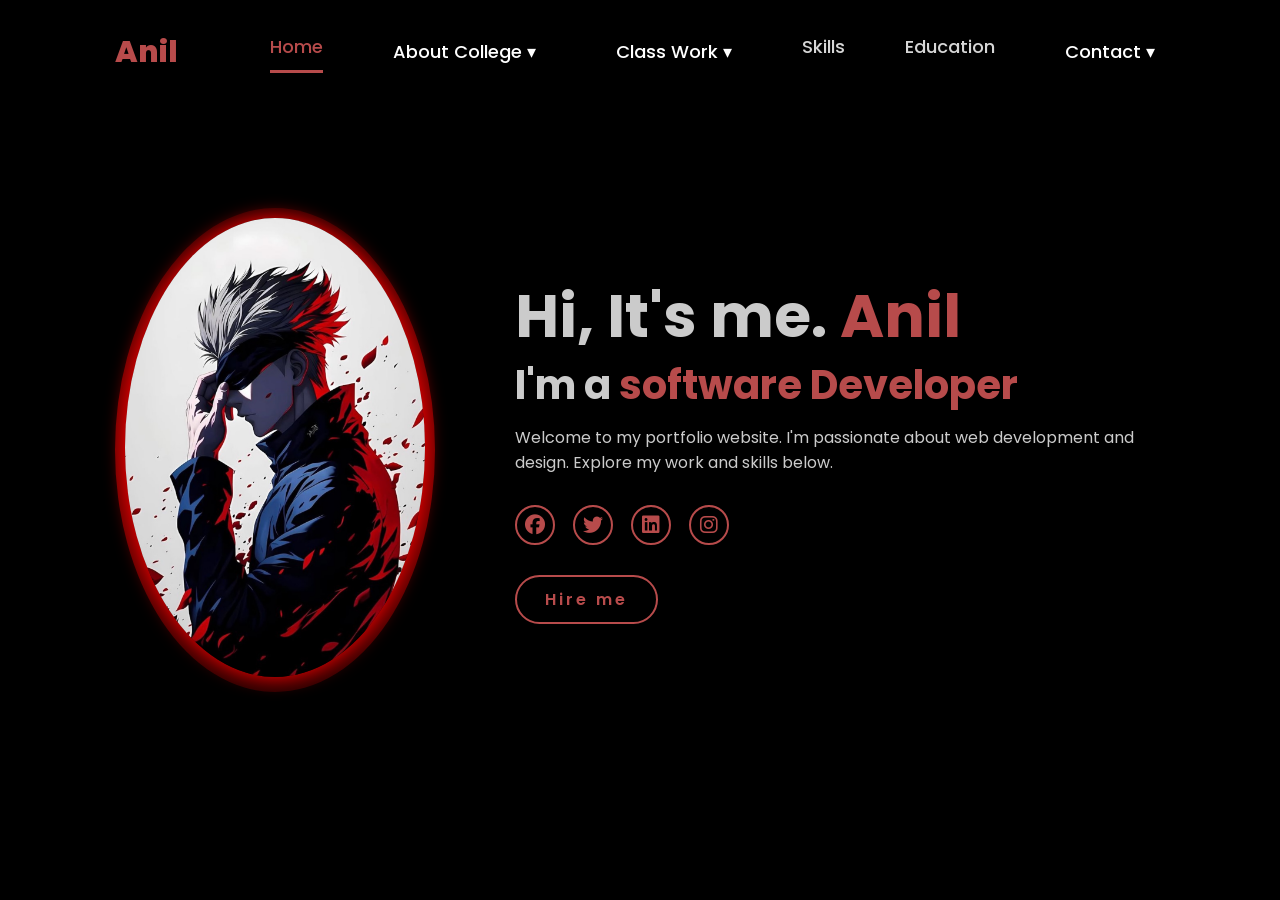
<file: index.html>
<!DOCTYPE html>
<html lang="en">
    
<head>
    <meta charset="UTF-8">
    <meta name="viewport" content="width=device-width, initial-scale=1.0">
    <link rel="stylesheet" href="https://cdnjs.cloudflare.com/ajax/libs/font-awesome/6.4.0/css/all.min.css">
    <link rel="stylesheet" href="style.css">
    <title>ネットワーク入門ClassWork</title>
</head>
<body>
    <header>
  <a href="#" class="logo">Anil</a>
  <!-- hamburger Icon -->
  <div class="menu-icon" onclick="toggleMenu()">
     ☰
  </div>

  <nav class="navbar">
    <a href="#" class="active">Home</a>
    <!-- dropdown menu -->
    <div class="dropdown">
      <a href="#" class="dropbtn">About College ▾</a>
      <div class="dropdown-content">
        <a href="https://www.kiis.ac.jp/">大学</a>
      </div>
    </div>
     

    <!-- Dropdown menu -->
    <div class="dropdown">
      <a href="#" class="dropbtn">Class Work ▾</a>
      <div class="dropdown-content">
        <a href="2252502(1).html">2025/10/01</a>
        <a href="2252502(2).html">2025/10/08</a>
        <a href="2252502(3).html">2025/10/15</a>
        <a href="2252502(4).html">2025/10/22</a>
        <a href="2252502(5).html">2025/10/29</a>
        <a href="2252502(6).html">2025/11/05</a>
        <a href="2252502(7).html">2025/11/12</a>
        <a href="2252502(8).html">2025/11/19</a>
        <a href="2252502(9).html">2025/11/26</a>
        <a href="2252502(10).html">2025/12/03</a>
        <a href="2252502(11).html">2025/12/10</a>
        <a href="2252502(12).html">2025/12/17</a>
        <a href="2252502(13).html">2026/01/14</a>
      </div>
    </div>
    <a href="#">Skills</a>
    <a href="#">Education</a>
    <!-- dropdown menu -->
    <div class="dropdown">
      <a href="#" class="dropbtn">Contact ▾</a>
      <div class="dropdown-content">
        <a href="mailto:z2252502@std.kiis.ac.jp">Gmail</a>
        <a href="tel:09041959836">Phone number</a>
      </div>
  </nav>
</header>
    <section class="home">
        <div class="glow-container">
            <img src="2252502g.jpeg" alt="stylized protrait">
        </div>
        <div class="home-content">
            <h1>Hi, It's me. <span>Anil</span></h1>
            <h3 class="typing-text">I'm a <span class="typing"></span></h3>
            <p>Welcome to my portfolio website. I'm passionate about web development and design. Explore my work and skills below.</p>
            <div class="social-icons">
                <a href="https://www.facebook.com/share/17FxMLvf9k/?mibextid=wwXlfr"><i class="fa-brands fa-facebook"></i></a>
                <a href="#"><i class="fa-brands fa-twitter"></i></a>
                <a href="#"><i class="fa-brands fa-linkedin"></i></a>
                <a href="https://www.instagram.com/anilghartimagar022?igsh=MTYxdGhqaGo5bHjhMw%3D%3D&utm_source=qr"><i class="fa-brands fa-instagram"></i></a>
            </div>
            <a href="#" class="btn">Hire me</a>
        </div>
    </section>
    <!-- using javascript -->
</script>
</body>
<script>
  function toggleMenu() {
    const menuIcon = document.querySelector(".menu-icon");
    const navbar = document.querySelector(".navbar");

    menuIcon.classList.toggle("active");
    navbar.classList.toggle("active");
  }
</script>
</html>
</file>
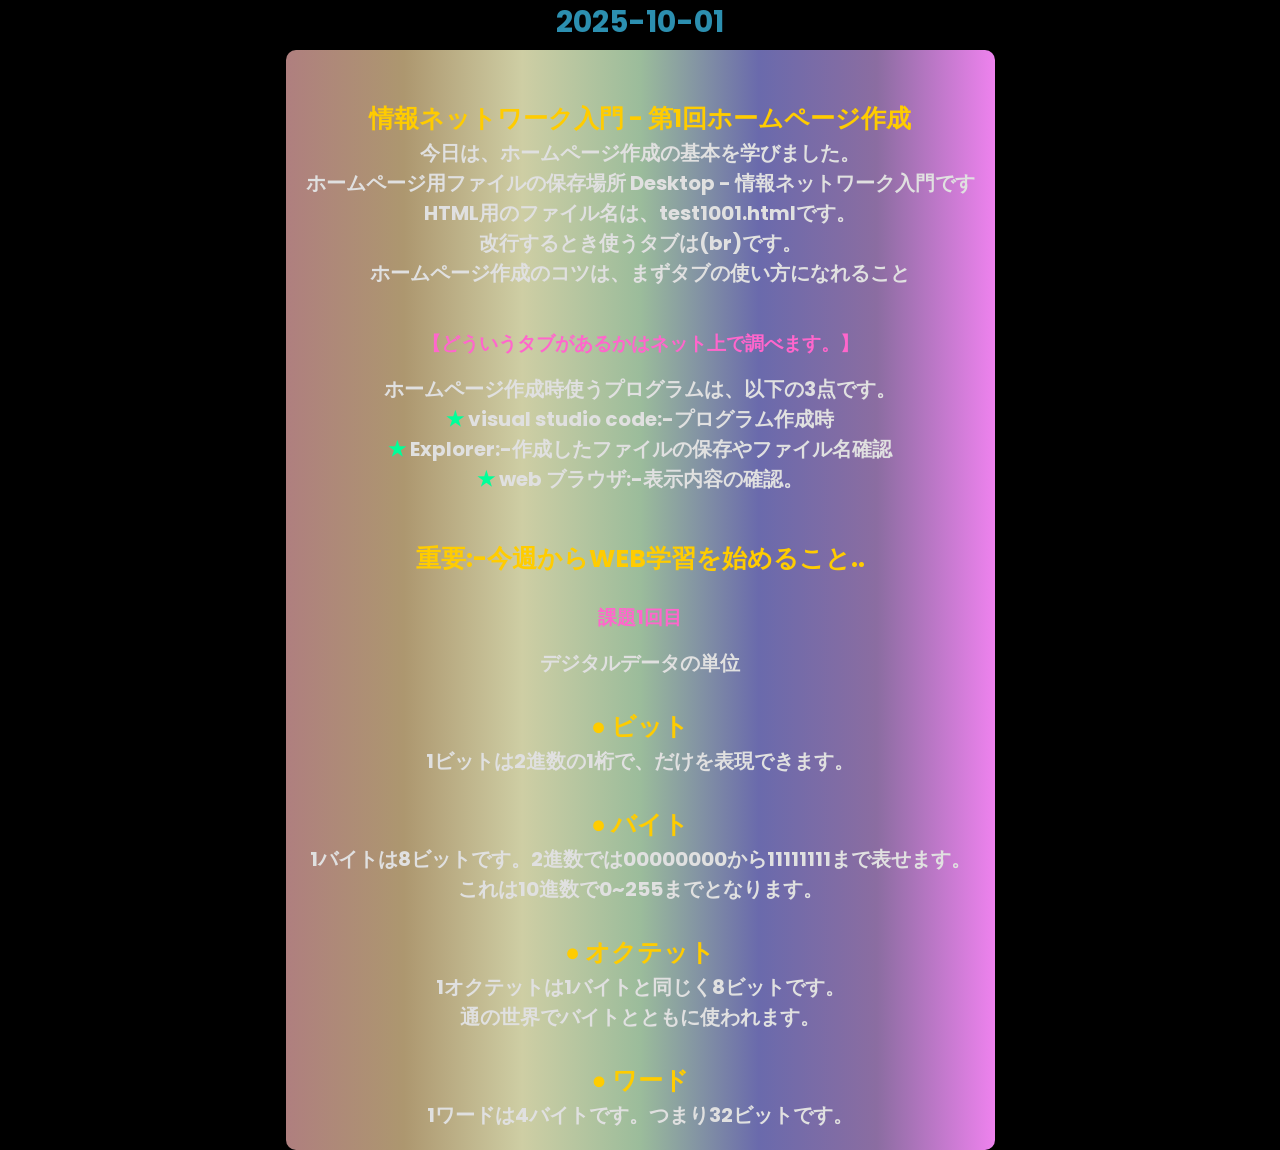
<file: 2252502(1).html>
<!DOCTYPE html>
<html lang="en">
    <head>
        <meta charset="UTF-8">
        <meta name="viewport" content="width=device-width, initial-scale=1.0">
        <link rel="stylesheet" href="style.css">
        <title>homework1</title>
    </head>
    <body>
  <style>
    body {
      background-color: #000; /* black background */
      color: #ffffff; /* default white text */
      font-family: 'Arial', sans-serif;
      text-align: center; /* center all text */
      padding: 30px;
    }

    h4 {
      color: #2c8fb0;
      font-weight: bold;
      font-size: 3em;
      margin-bottom: 20px;
      overflow: hidden;
    }
     h4::after {
      content: attr(data-text);
      position: absolute; top:0; left:0;
      width: 100%; height: 100%;
      clip-path: polygon(0 0,0% 0,0% 100%,0 100%);
      animation: reveal 5s forwards ease-out;
      animation-duration: 4s;
      
     }

      @keyframes reveal {
        0% {clip-path: polygon(0 0,0% 0,0% 100%,0 100%);}
        100% {clip-path: polygon(0 0,100% 0,100% 100%,0 100%);}
      }
    h2 {
      color: #ffcc00; /* golden yellow */
      font-weight: bold;
      font-size: 2.5em;
      margin-top: 30px;
    }
    h3 {
      color: #ff66cc; /* vibrant pink */
      font-weight: bold;
      font-size: 1.9em;
      margin-top: 25px;
    }

    p, li {
      font-weight: bold;
      color: #e0e0e0; 
      font-size: 2em;
    }

    ul li {
      list-style: none;
      padding: 0;
    }

    ul li::before {
      content: " ★ ";
      color: #00ff99; /* mint green bullet */
    }
    .box {
  width: fit-content;
  padding: 20px;
  background: white;
  border-radius: 10px;
  box-shadow:
    0 4px 6px rgba(0,0,0,0.15),
    0 8px 12px rgba(0,0,0,0.10),
    0 12px 18px rgba(0,0,0,0.08);
      margin: auto;
      /* border: #00ff99 2px solid; */
      width: fit-content;
      background:linear-gradient(to right,rgb(175, 127, 127),rgb(173, 151, 111),rgb(206, 206, 164),rgb(155, 188, 155),rgb(106, 106, 172),rgb(139, 109, 161),violet); 
     

    }
  </style>
<body>
    <h4 data-text="2025-10-01"></h4>
    <div class="box">
    <h2>情報ネットワーク入門 - 第1回ホームページ作成</h2>
     <p>今日は、ホームページ作成の基本を学びました。<br>
ホームページ用ファイルの保存場所
Desktop - 情報ネットワーク入門です<br>
HTML用のファイル名は、test1001.htmlです。<br>
改行するとき使うタブは(br)です。<br>
ホームページ作成のコツは、まずタブの使い方になれること</p>
<br>
<h3>【どういうタブがあるかはネット上で調べます。】</h3><br>
<p>ホームページ作成時使うプログラムは、以下の3点です。<br>
<ul>
  <li>visual studio code:-プログラム作成時</li>
  <li>Explorer:-作成したファイルの保存やファイル名確認</li>
   <li>web ブラウザ:-表示内容の確認。</li>
</ul><br>
<h2>重要:-今週からWEB学習を始めること..</h2>
<h3 class="cs1">課題1回目</h3><br>
<p>デジタルデータの単位</p>
<h2>● ビット</h2>
<p>1ビットは2進数の1桁で、だけを表現できます。<br></p>
<h2>● バイト</h2>
<p>1バイトは8ビットです。2進数では00000000から11111111まで表せます。<br>
これは10進数で0~255までとなります。<br></p>
<h2>● オクテット</h2>
<p>1オクテットは1バイトと同じく8ビットです。<br>
  通の世界でバイトとともに使われます。<br></p>
<h2>● ワード</h2>
<p>1ワードは4バイトです。つまり32ビットです。</p>
</div>




    </body>
</html>
</file>
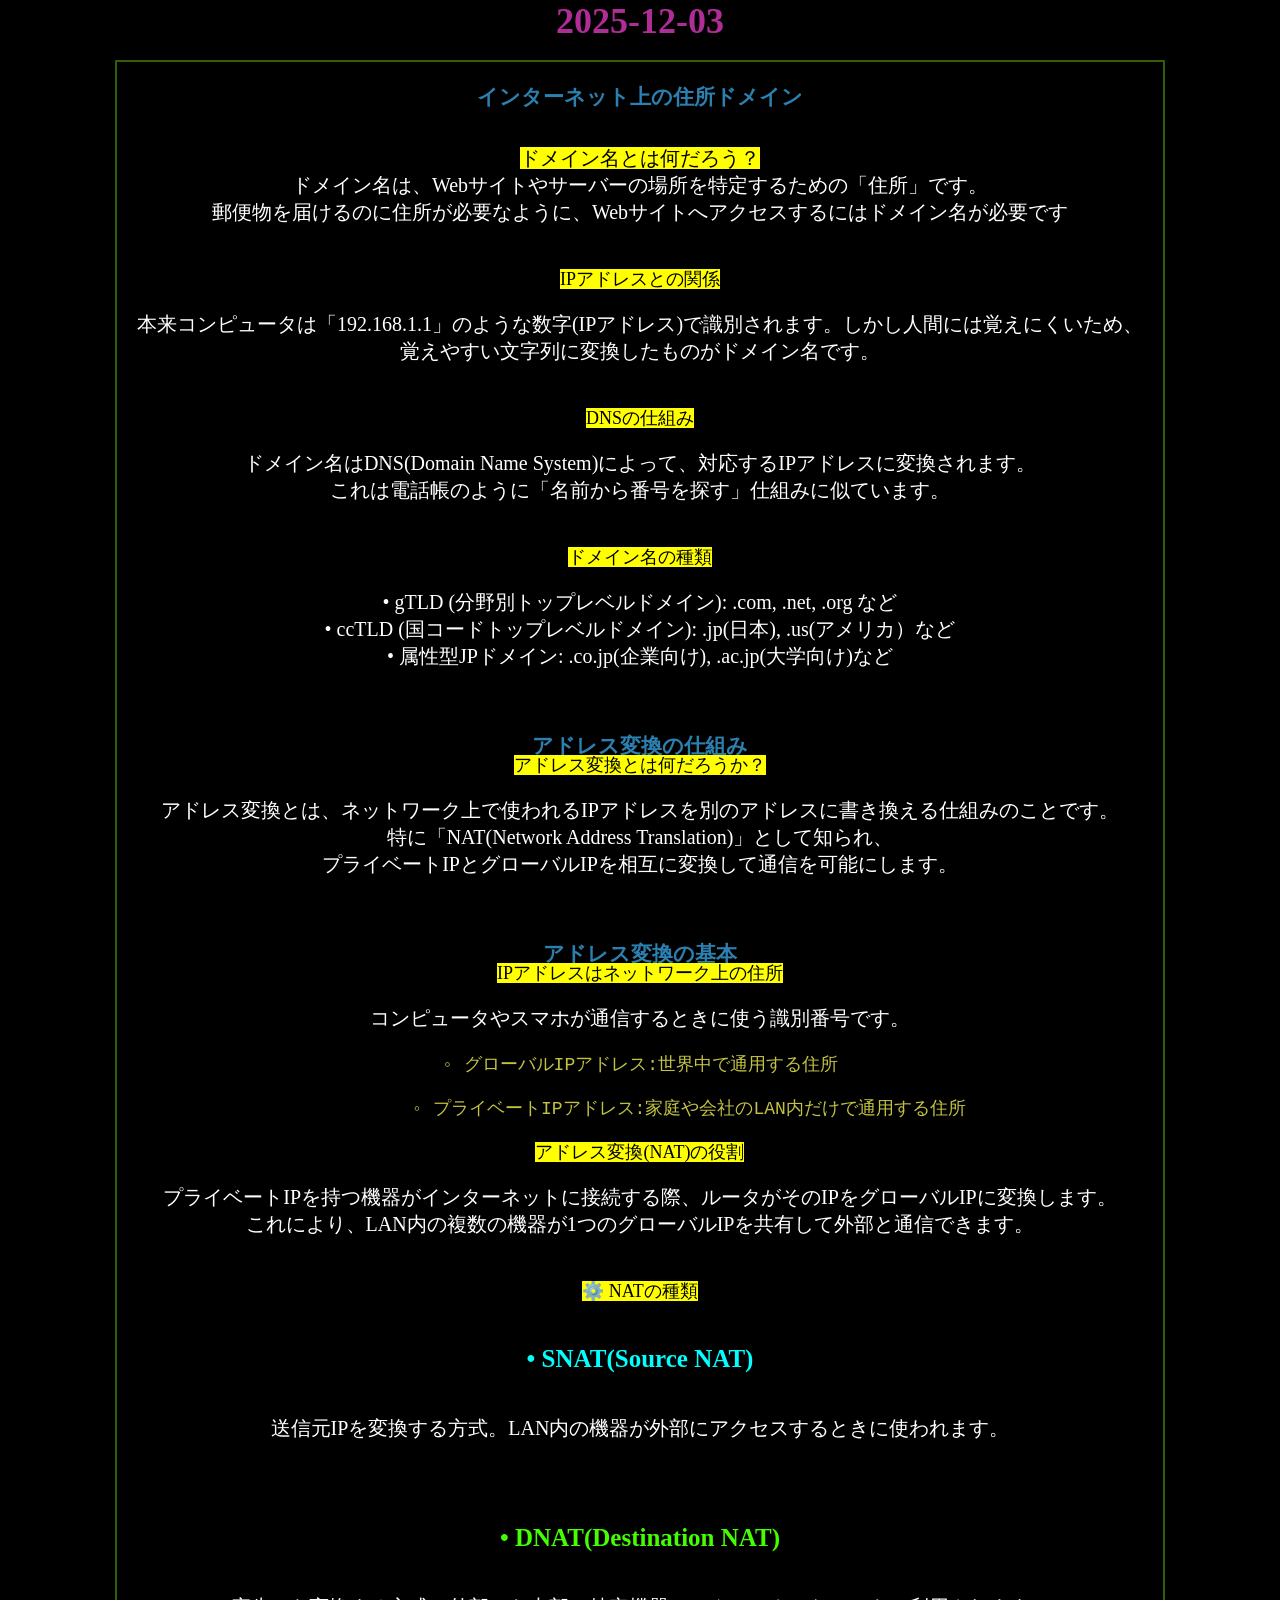
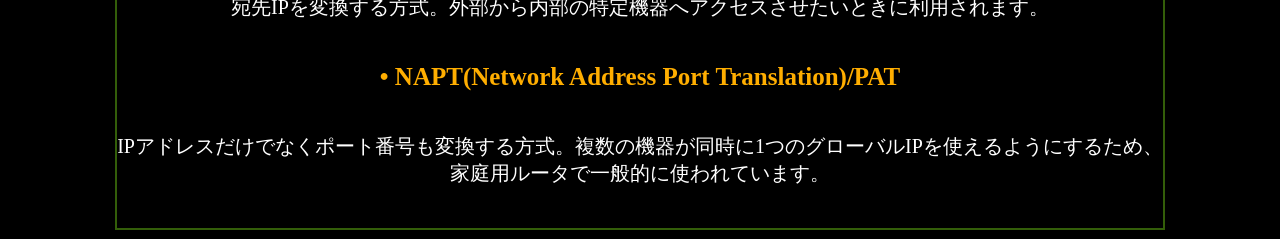
<file: 2252502(10).html>
<!DOCTYPE html>
<html lang="en">
<head>
    <meta charset="UTF-8">
    <meta name="viewport" content="width=device-width, initial-scale=1.0">
    <title>homework9</title>
</head>
  <style>

            body {
                 align-items: center;
                    background-color:black;
                    text-align: center;
                    font-size: 18px;
            }
            h2 {
        color: #b02c96; /* bright blue */
        font-weight: bold;
         text-align: center;
        font-size: 2em;
        margin-bottom: 10px;
        
        overflow: hidden;
        }
         h2::after {
        content: attr(data-text);
        position: absolute; top:0; left:0;
        width: 100%; height: 100%;
        clip-path: polygon(0 0,0% 0,0% 100%,0 100%);
        animation: reveal 5s forwards ease-out;
        animation-duration: 4s;
        
         }
         @keyframes reveal {
        0% {clip-path: polygon(0 0,0% 0,0% 100%,0 100%);}
        100% {clip-path: polygon(0 0,100% 0,100% 100%,0 100%);}
        }
        h3{
            color:#2c80b0;
            height:0px;
        }

        p{

            color:#ffffff;
            font-size:20px;
        }
        #box{
            border: rgba(91, 167, 16, 0.564) 2px solid;
            width: fit-content;
            margin: auto;
            margin-top: 30px;
        }
  </style>
<body>
    <h2 data-text="2025-12-03"></h2>
    <div id="box">
      <h3>インターネット上の住所ドメイン</h3><br>
     <p><mark>ドメイン名とは何だろう？</mark><br>
     ドメイン名は、Webサイトやサーバーの場所を特定するための「住所」です。<br>
        郵便物を届けるのに住所が必要なように、Webサイトへアクセスするにはドメイン名が必要です</p><br>
        <mark>IPアドレスとの関係</mark>
<p>本来コンピュータは「192.168.1.1」のような数字(IPアドレス)で識別されます。しかし人間には覚えにくいため、<br>
覚えやすい文字列に変換したものがドメイン名です。</p><br>
<mark>DNSの仕組み</mark>  
<p>ドメイン名はDNS(Domain Name System)によって、対応するIPアドレスに変換されます。<br>
これは電話帳のように「名前から番号を探す」仕組みに似ています。</p><br>
<mark>ドメイン名の種類</mark>
<p>• gTLD (分野別トップレベルドメイン): .com, .net, .org など<br>
• ccTLD (国コードトップレベルドメイン): .jp(日本), .us(アメリカ）など<br>
• 属性型JPドメイン: .co.jp(企業向け), .ac.jp(大学向け)など</p><br>
  
 <h3>アドレス変換の仕組み</h3>
     <mark>アドレス変換とは何だろうか？</mark>
      <p>アドレス変換とは、ネットワーク上で使われるIPアドレスを別のアドレスに書き換える仕組みのことです。<br>
        特に「NAT(Network Address Translation)」として知られ、<br>
        プライベートIPとグローバルIPを相互に変換して通信を可能にします。</p><br>
  <h3>アドレス変換の基本</h3>
<mark>IPアドレスはネットワーク上の住所 <br> </mark>
<p>コンピュータやスマホが通信するときに使う識別番号です。<br>
	<pre style="color:rgb(194, 194, 67)">◦ グローバルIPアドレス:世界中で通用する住所<br>
	 ◦ プライベートIPアドレス:家庭や会社のLAN内だけで通用する住所</pre></p>
<mark>アドレス変換(NAT)の役割 </mark> <br>
<p>
プライベートIPを持つ機器がインターネットに接続する際、ルータがそのIPをグローバルIPに変換します。<br>
これにより、LAN内の複数の機器が1つのグローバルIPを共有して外部と通信できます。</p><br>
<mark>⚙️ NATの種類</mark>
<h5 style="color:aqua; font-size:25px;">• SNAT(Source NAT)</h5>  
<p>送信元IPを変換する方式。LAN内の機器が外部にアクセスするときに使われます。</p><br>
 <h5 style="color:rgb(68, 255, 0);font-size:25px">• DNAT(Destination NAT)</h5>  
<p>宛先IPを変換する方式。外部から内部の特定機器へアクセスさせたいときに利用されます。</p>
<h5 style="color:rgb(255, 174, 0);font-size:25px">• NAPT(Network Address Port Translation)/PAT</h5>  
<p>IPアドレスだけでなくポート番号も変換する方式。複数の機器が同時に1つのグローバルIPを使えるようにするため、<br>
    家庭用ルータで一般的に使われています。</p><br>
     
    </div>
    
</body>
</html>
</file>
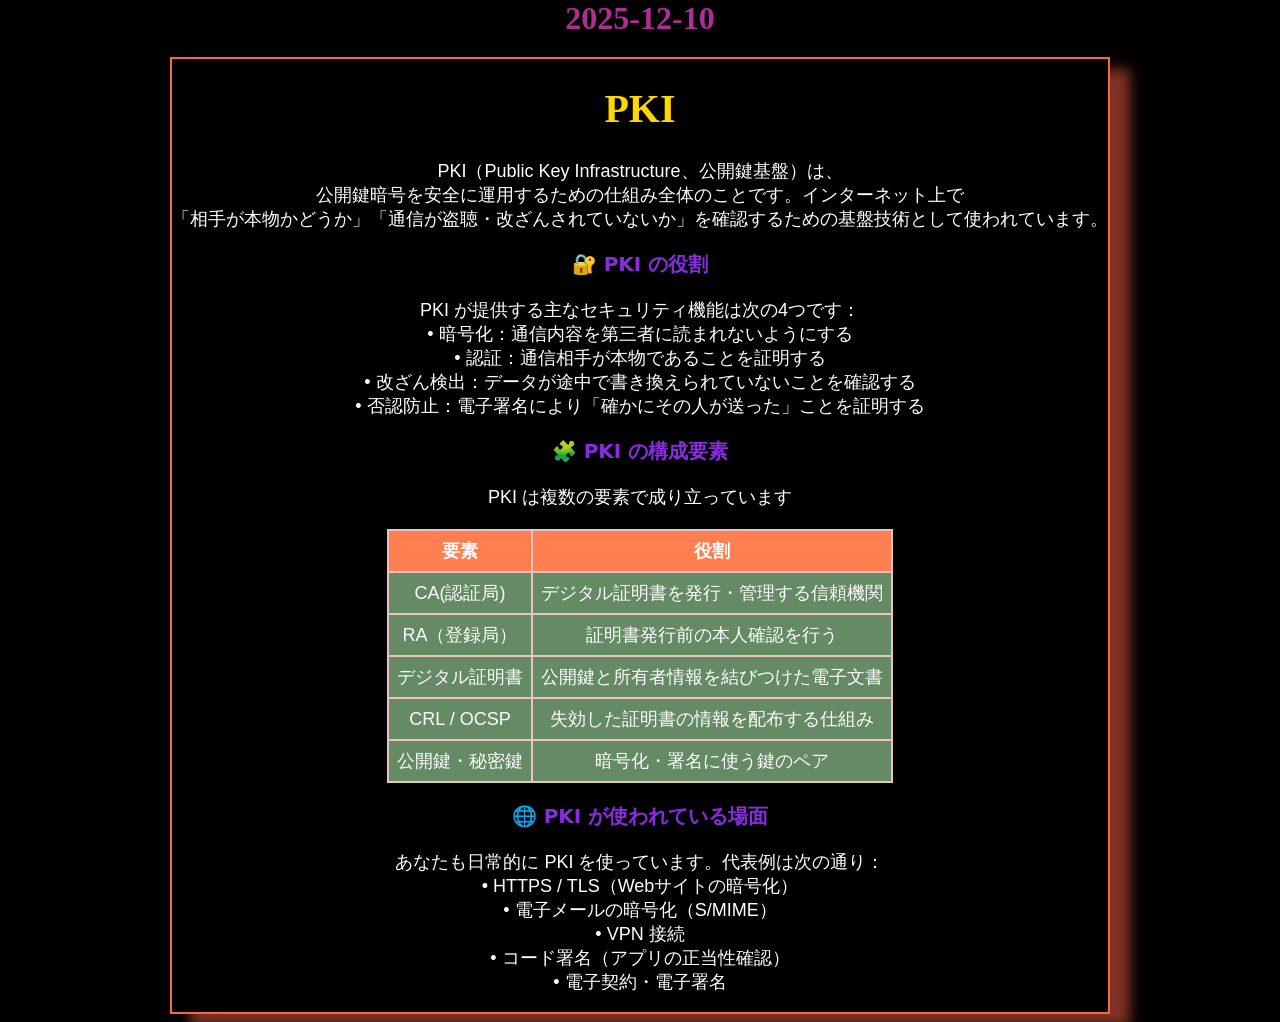
<file: 2252502(11).html>
<!DOCTYPE html>
<html lang="en">
<head>
    <meta charset="UTF-8">
    <meta name="viewport" content="width=device-width, initial-scale=1.0">
    <title>homework11</title>
    </head>
  <style>
    h2 {
        color: #b02c96; /* bright blue */
        font-weight: bold;
         text-align: center;
        font-size: 2em;
        margin-bottom: 10px;
        
        overflow: hidden;
        }
         h2::after {
        content: attr(data-text);
        position: absolute; top:0; left:0;
        width: 100%; height: 100%;
        clip-path: polygon(0 0,0% 0,0% 100%,0 100%);
        animation: reveal 5s forwards ease-out;
        animation-duration: 4s;
        
         }
         @keyframes reveal {
        0% {clip-path: polygon(0 0,0% 0,0% 100%,0 100%);}
        100% {clip-path: polygon(0 0,100% 0,100% 100%,0 100%);}
        }
        body{
            background-color: black;
            text-align: center;
            color: white;
          
        }
        h1{
            font-size: 40px;
            padding:auto;
            color: gold;
        }
        p{
           font-size: 18px;
           font-family: Impact, Haettenschweiler, 'Arial Narrow Bold', sans-serif;

        }
        table{
            margin:auto;
            border-collapse: collapse;
            margin-top:20px;
          }
         th,td{
            border: 2px solid #ebc1c1;
            padding: 8px;
            font-size: 18px;

        }
        h3{ 
          color:blueviolet;
          font-family: system-ui, -apple-system, BlinkMacSystemFont, 'Segoe UI', Roboto, Oxygen, Ubuntu, Cantarell, 'Open Sans', 'Helvetica Neue', sans-serif;
          font-size: 20px;
          font-weight: 600;
          
        }
        th{
          background-color: coral;
          font-family: 'Gill Sans', 'Gill Sans MT', Calibri, 'Trebuchet MS', sans-serif;
          font-weight: 700;
        }
        td{
          background-color: rgba(136, 189, 135, 0.736);
          font-family: 'Gill Sans', 'Gill Sans MT', Calibri, 'Trebuchet MS', sans-serif;
          font-weight: 500;
        }
        h1:hover{
          color:white;
          transition: cubic-bezier(0.175, 0.885, 0.32, 1.275) 0.5s;
        }
        #box{
          border: 2px solid tomato;
          width: fit-content;
          margin: auto;
          margin-top: 30px;
          box-shadow: 20px 12px 12px rgba(255, 99, 71, 0.5);
       
        }
  </style>
<body>
      <h2 data-text="2025-12-10"></h2>
      <div id="box">
      <h1>PKI</h1>
      <p>PKI（Public Key Infrastructure、公開鍵基盤）は、<br>
        公開鍵暗号を安全に運用するための仕組み全体のことです。インターネット上で<br>
        「相手が本物かどうか」「通信が盗聴・改ざんされていないか」を確認するための基盤技術として使われています。</p>
        <h3>🔐 PKI の役割</h3>
        <p>PKI が提供する主なセキュリティ機能は次の4つです：<br>
        • 暗号化：通信内容を第三者に読まれないようにする<br>
        • 認証：通信相手が本物であることを証明する<br>
        • 改ざん検出：データが途中で書き換えられていないことを確認する<br>
        • 否認防止：電子署名により「確かにその人が送った」ことを証明する</p>
        <h3>🧩 PKI の構成要素</h3>
        <p>PKI は複数の要素で成り立っています</p>
        <table>
          <thead>
            <tr>
              <th>要素</th>
              <th>役割</th>
            </tr>
          </thead>
          <tbody>
            <tr>
              <td>CA(認証局)</td>
              <td>デジタル証明書を発行・管理する信頼機関</td>
            </tr>
            <tr>
              <td>RA（登録局）</td>
              <td>証明書発行前の本人確認を行う</td>
            </tr>
            <tr>
              <td>デジタル証明書</td>
              <td>公開鍵と所有者情報を結びつけた電子文書</td>
            </tr>
            <tr>
              <td>CRL / OCSP</td>
              <td>失効した証明書の情報を配布する仕組み</td>
            </tr>
            <tr>
              <td>公開鍵・秘密鍵</td>
              <td>暗号化・署名に使う鍵のペア</td>
            </tr>
          </tbody>
        </table>
        <h3>🌐 PKI が使われている場面</h3>
        <p>あなたも日常的に PKI を使っています。代表例は次の通り：<br>
        • HTTPS / TLS（Webサイトの暗号化）<br>
        • 電子メールの暗号化（S/MIME）<br>
        • VPN 接続<br>
        • コード署名（アプリの正当性確認）<br>
        • 電子契約・電子署名</p>
      </div>
</body>
</html>
</file>
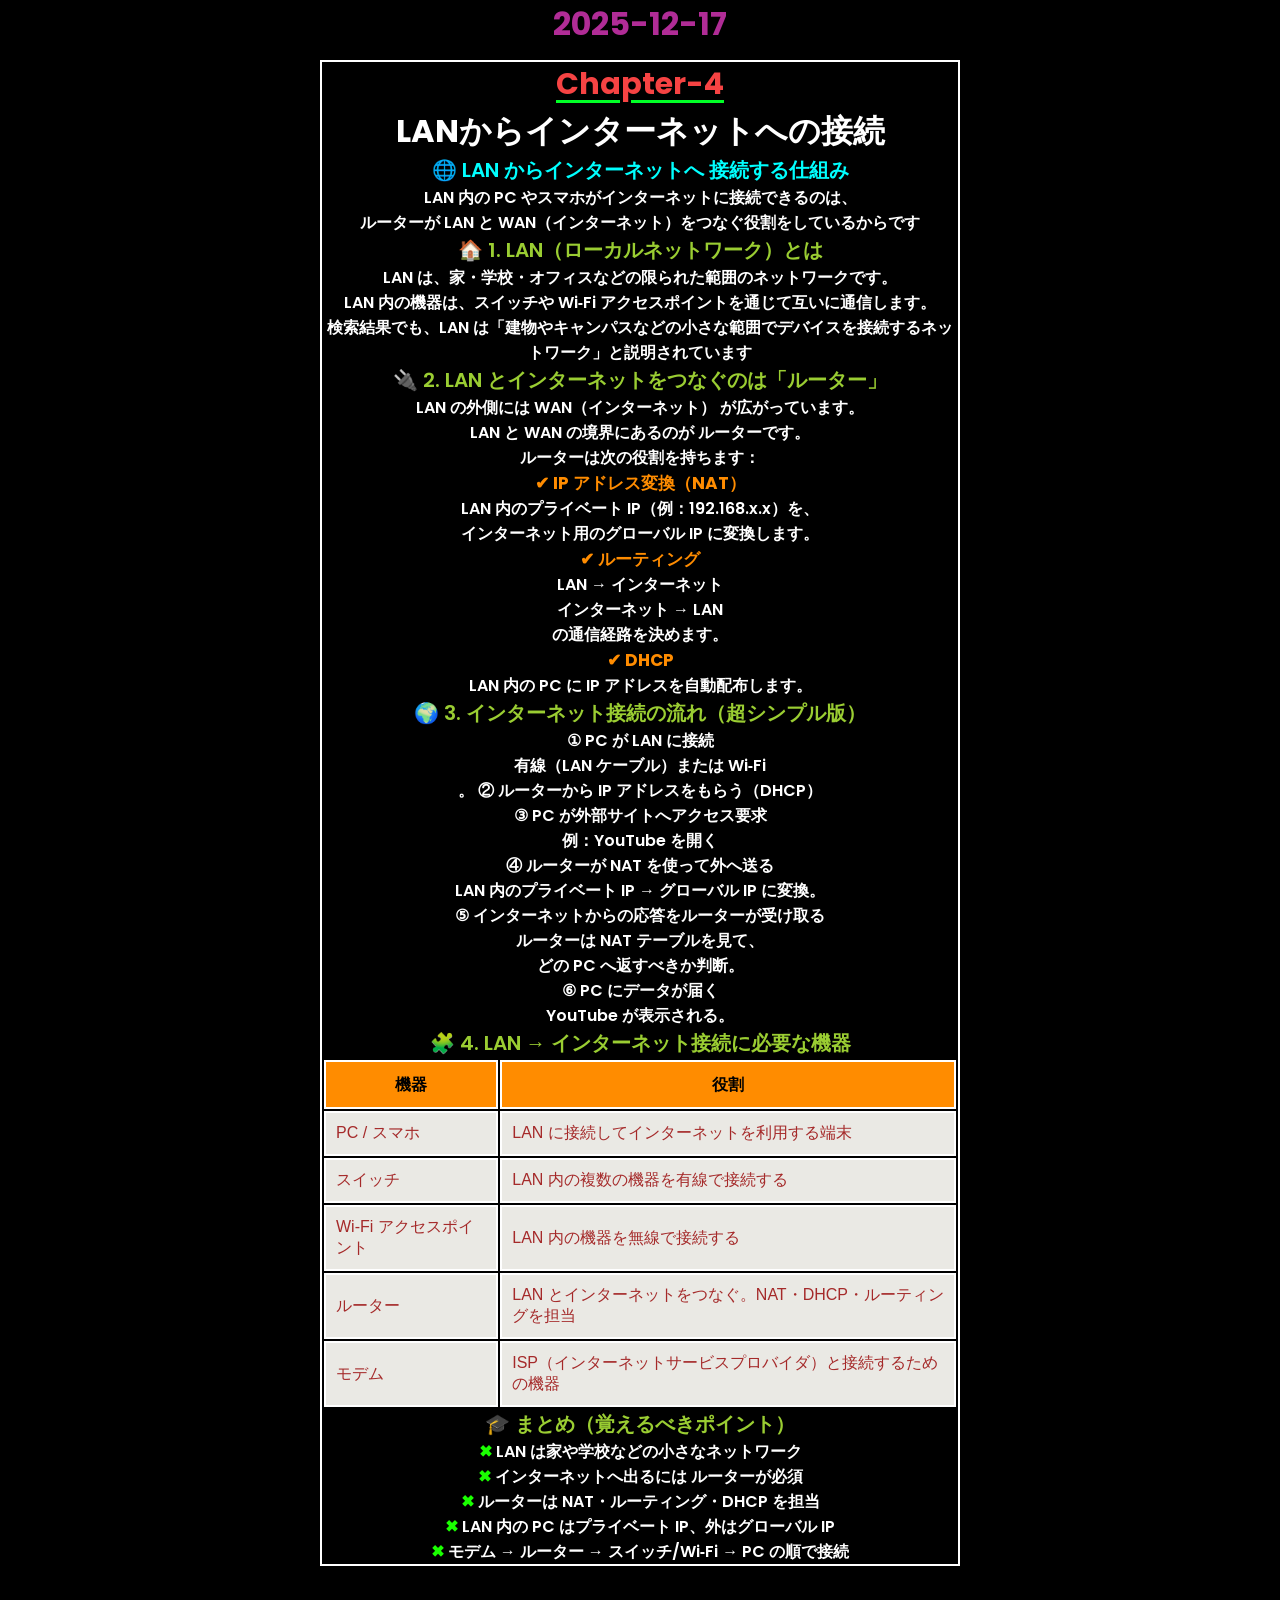
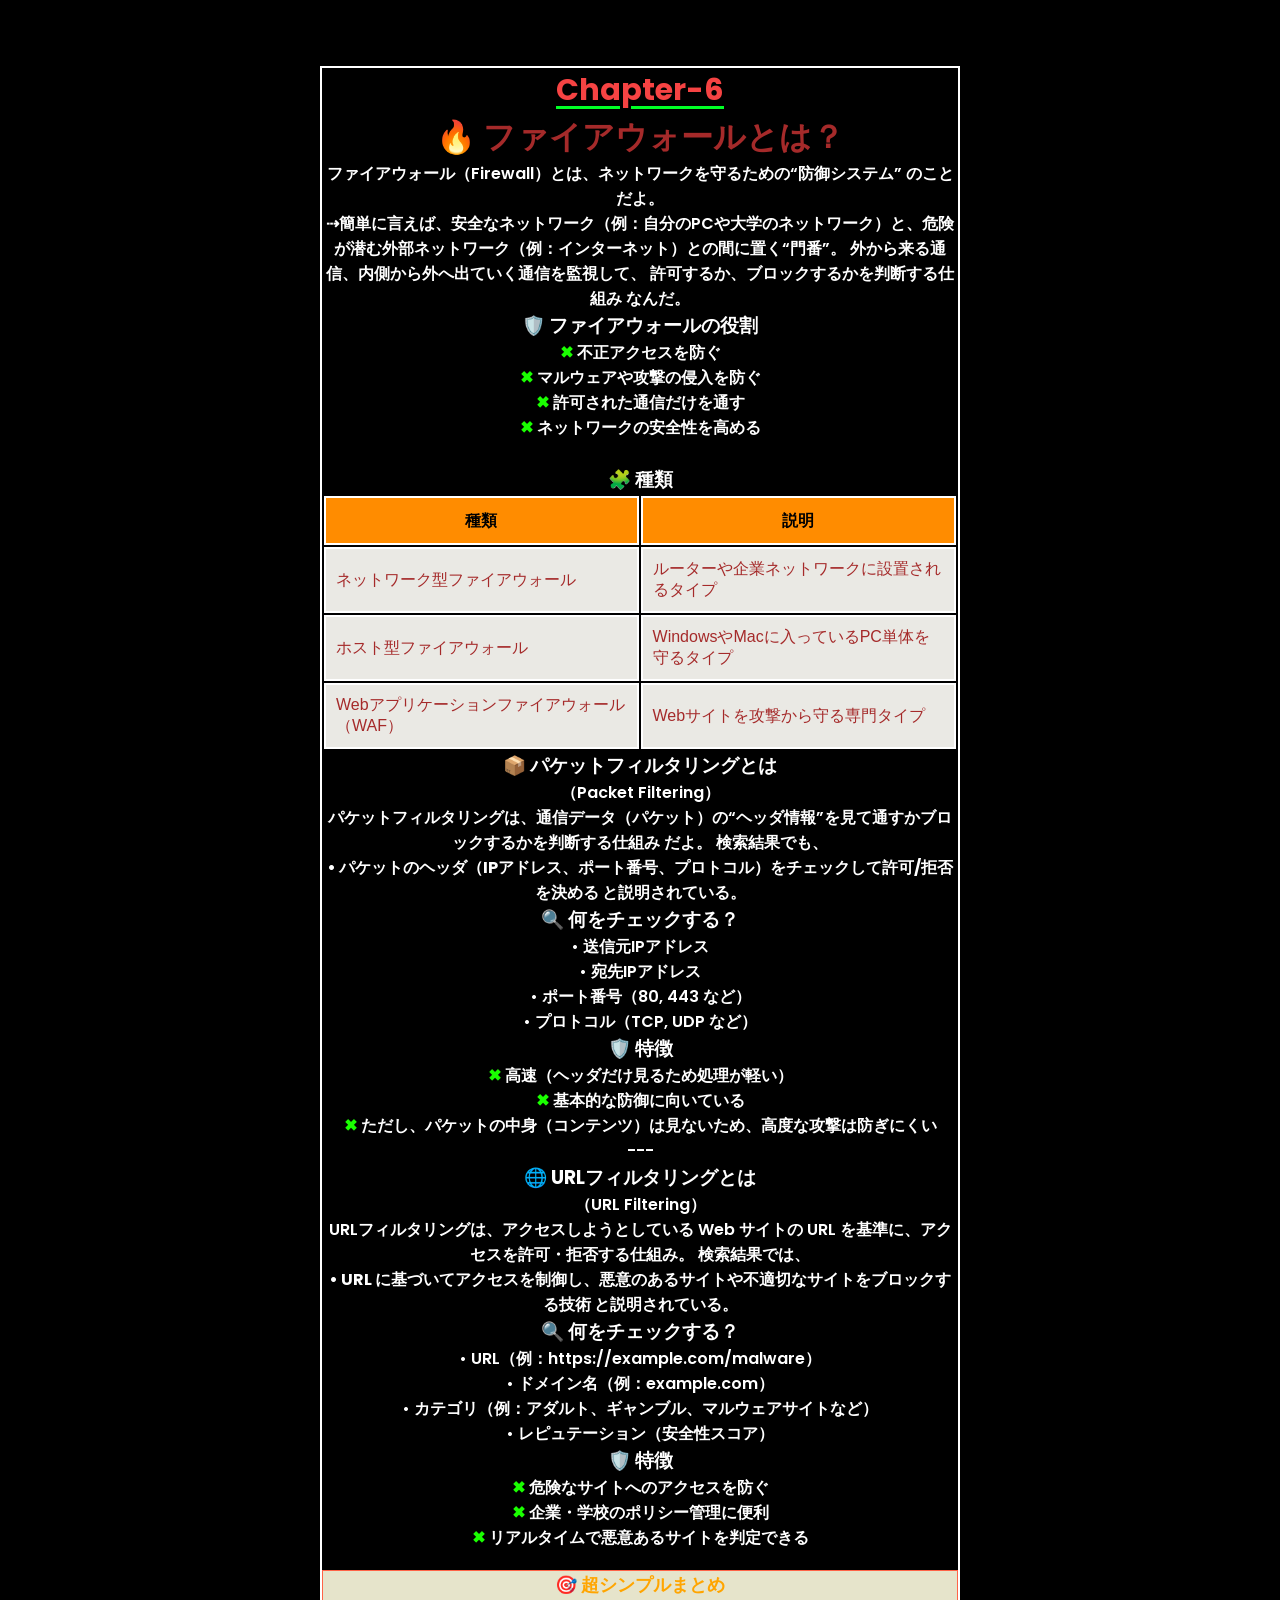
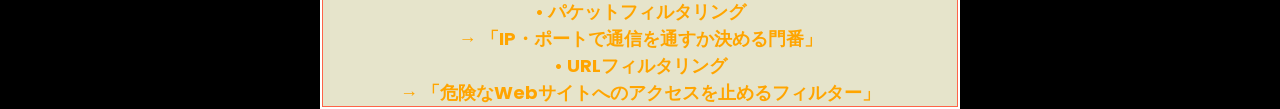
<file: 2252502(12).html>
<!DOCTYPE html>
<html lang="en">
  <head>
    <meta charset="UTF-8" />
    <meta name="viewport" content="width=device-width, initial-scale=1.0" />
    <title>homework12</title>
    <link rel="stylesheet" href="style.css" />
  </head>
  <style>
    body{
      background-color: black;
      color: white;
      text-align: center;
      font-family: Impact, Haettenschweiler, 'Arial Narrow Bold', sans-serif;
      margin-top: 10px;
      font-size: 16px;
      font-weight:600;
    }
.topic{
  font-size: 20px;
  font-weight: 600;
  color: cyan;
}
.sub-topic{
  font-size: 20px;
  font-weight: 600;
  color: yellowgreen;

}
strong{
  color:darkorange;
  font-size: 17px;
}
table{
  display: inline;
  justify-content: center;
  align-items: center;
}
th,td{
  border: 2px solid white;
  padding: 10px;
}
th{
  background-color: darkorange;
  color: black;
  font-weight: 700;
}
td{
  background-color: rgb(234, 233, 228);
  font-weight: 500;
  color: brown;
  text-align: left;
  font-family: Impact, Haettenschweiler, 'Arial Narrow Bold', sans-serif;
}
ul li::before{
  content: " ✖︎ ";
  color: rgb(26, 255, 0);
}
.chapter-6{
  margin-top: 100px;
  border: 2px solid white;
  width: 50%;
 margin-left: auto;
 margin-right: auto;

}
ul li{
  list-style: none;
}
.important{
  margin-top: 20px;
  font-size: 18px;
  font-weight: bold;
  color: orange;
  border: 1px solid tomato;
  background-color: rgb(230, 228, 203);
}
.chapter-4{
  margin-top: 50px;
  border: 2px solid white;
  width: 50%;
 margin-left: auto;
 margin-right: auto;
}
.chapter-name{
  font-size: 30px;
  font-weight: 700;
  color: rgb(246, 67, 67);
  text-decoration: underline;
  text-underline-offset: 6px;
  text-decoration-color: rgb(0, 255, 38);
  


}
h2 {
        color: #b02c96; /* bright blue */
        font-weight: bold;
         text-align: center;
        font-size: 2em;
        margin-bottom: 10px;
        
        overflow: hidden;
        }
         h2::after {
        content: attr(data-text);
        position: absolute; top:0; left:0;
        width: 100%; height: 100%;
        clip-path: polygon(0 0,0% 0,0% 100%,0 100%);
        animation: reveal 5s forwards ease-out;
        animation-duration: 4s;
        
         }
         @keyframes reveal {
        0% {clip-path: polygon(0 0,0% 0,0% 100%,0 100%);}
        100% {clip-path: polygon(0 0,100% 0,100% 100%,0 100%);}
        }
        body{
            background-color: black;
            text-align: center;
            color: white;
          
        }


    
  </style>
  <body>
    <h2 data-text="2025-12-17"></h2>
    <div class="chapter-4">
      <h1 class="chapter-name">Chapter-4</h1>
    <h1>LANからインターネットへの接続</h1>
    <h3 class="topic">🌐 LAN からインターネットへ 接続する仕組み</h3>
    <p>
      LAN 内の PC やスマホがインターネットに接続できるのは、<br />
      ルーターが LAN と WAN（インターネット）をつなぐ役割をしているからです
    </p>
    <h3 class="sub-topic">🏠 1. LAN（ローカルネットワーク）とは</h3>
    <p>
      LAN は、家・学校・オフィスなどの限られた範囲のネットワークです。 <br />
      LAN 内の機器は、スイッチや Wi‑Fi
      アクセスポイントを通じて互いに通信します。<br />
      検索結果でも、LAN
      は「建物やキャンパスなどの小さな範囲でデバイスを接続するネットワーク」と説明されています
    </p>
    <h3 class="sub-topic">
      🔌 2. LAN とインターネットをつなぐのは「ルーター」
    </h3>
    <p>
      LAN の外側には WAN（インターネット） が広がっています。<br />
      LAN と WAN の境界にあるのが ルーターです。<br />
      ルーターは次の役割を持ちます：<br />
      <strong>✔ IP アドレス変換（NAT）</strong><br />
      LAN 内のプライベート IP（例：192.168.x.x）を、<br />
      インターネット用のグローバル IP に変換します。<br />
      <strong>✔ ルーティング</strong><br />
      LAN → インターネット <br />
      インターネット → LAN <br />
      の通信経路を決めます。<br />
      <strong>✔ DHCP</strong><br />
      LAN 内の PC に IP アドレスを自動配布します。
    </p>
    <h3 class="sub-topic">🌍 3. インターネット接続の流れ（超シンプル版）</h3>
    <p>
      ① PC が LAN に接続<br />
      有線（LAN ケーブル）または Wi‑Fi<br />。 ② ルーターから IP
      アドレスをもらう（DHCP）<br />
      ③ PC が外部サイトへアクセス要求<br />
      例：YouTube を開く<br />
      ④ ルーターが NAT を使って外へ送る<br />
      LAN 内のプライベート IP → グローバル IP に変換。<br />
      ⑤ インターネットからの応答をルーターが受け取る<br />
      ルーターは NAT テーブルを見て、 <br />
      どの PC へ返すべきか判断。<br />
      ⑥ PC にデータが届く<br />
      YouTube が表示される。<br />
    </p>
    <h3 class="sub-topic">🧩 4. LAN → インターネット接続に必要な機器</h3>
    <table>
      <thead>
        <tr>
          <th>機器</th>
          <th>役割</th>
        </tr>
      </thead>
      <tbody>
        <tr>
          <td>PC / スマホ</td>
          <td>LAN に接続してインターネットを利用する端末</td>
        </tr>
        <tr>
          <td>スイッチ</td>
          <td>LAN 内の複数の機器を有線で接続する</td>
        </tr>
        <tr>
          <td>Wi‑Fi アクセスポイント</td>
          <td>LAN 内の機器を無線で接続する</td>
        </tr>
      </tbody>

      <tbody>
        <tr>
          <td>ルーター</td>
          <td>LAN とインターネットをつなぐ。NAT・DHCP・ルーティングを担当</td>
        </tr>
        <tr>
          <td>モデム</td>
          <td>ISP（インターネットサービスプロバイダ）と接続するための機器</td>
        </tr>
      </tbody>
    </table>
    <h3 class="sub-topic">🎓 まとめ（覚えるべきポイント）</h3>
    <ul>
      <li>LAN は家や学校などの小さなネットワーク</li>
      <li>インターネットへ出るには ルーターが必須</li>
      <li>ルーターは NAT・ルーティング・DHCP を担当</li>
      <li>LAN 内の PC はプライベート IP、外はグローバル IP</li>
      <li>モデム → ルーター → スイッチ/Wi‑Fi → PC の順で接続</li>
    </ul>
    </div>
    <!-- 158 page chapter-6 -->
     <div class="chapter-6">
      <h1 class="chapter-name">Chapter-6</h1>
     <h1 style="color:brown;">🔥 ファイアウォールとは？</h1>
     <p>ファイアウォール（Firewall）とは、ネットワークを守るための“防御システム” のことだよ。</p>
     <p>⇢簡単に言えば、安全なネットワーク（例：自分のPCや大学のネットワーク）と、危険が潜む外部ネットワーク（例：インターネット）との間に置く“門番”。
外から来る通信、内側から外へ出ていく通信を監視して、  
許可するか、ブロックするかを判断する仕組み なんだ。</p>
<h3>🛡️ ファイアウォールの役割</h3>
<ul>
  <li>不正アクセスを防ぐ</li>
  <li>マルウェアや攻撃の侵入を防ぐ</li>
  <li>許可された通信だけを通す</li>
  <li>ネットワークの安全性を高める</li>
</ul>
<br>

<h3>🧩 種類</h3>
<table>
  <thead>
    <tr>
      <th>種類</th>
      <th>説明</th>
    </tr>
  </thead>
  <tbody>
    <tr>
      <td>ネットワーク型ファイアウォール</td>
      <td>ルーターや企業ネットワークに設置されるタイプ</td>
    </tr>
    <tr>
      <td>ホスト型ファイアウォール</td>
      <td>WindowsやMacに入っているPC単体を守るタイプ</td>
    </tr>
    <tr>
      <td>Webアプリケーションファイアウォール（WAF）</td>
       <td>Webサイトを攻撃から守る専門タイプ</td>
    </tr>
  </tbody>
</table>
<h3>📦 パケットフィルタリングとは</h3>
（Packet Filtering）<br>
<p>パケットフィルタリングは、通信データ（パケット）の“ヘッダ情報”を見て通すかブロックするかを判断する仕組み だよ。
検索結果でも、</p>
<h4>• パケットのヘッダ（IPアドレス、ポート番号、プロトコル）をチェックして許可/拒否を決める  
と説明されている。</h4>
<h3>🔍 何をチェックする？</h3>
<p>• 送信元IPアドレス</p>
<p>• 宛先IPアドレス</p>
<p>• ポート番号（80, 443 など）</p>
<p>• プロトコル（TCP, UDP など）</p>
<h3>🛡️ 特徴</h3>
<ul>
  <li>高速（ヘッダだけ見るため処理が軽い）</li>
  <li>基本的な防御に向いている</li>
  <li>ただし、パケットの中身（コンテンツ）は見ないため、高度な攻撃は防ぎにくい</li>
</ul>
---
<h3>🌐 URLフィルタリングとは</h3>
（URL Filtering）
<p>URLフィルタリングは、アクセスしようとしている Web サイトの URL を基準に、アクセスを許可・拒否する仕組み。
検索結果では、</p>
<h4>• URL に基づいてアクセスを制御し、悪意のあるサイトや不適切なサイトをブロックする技術  
と説明されている。</h4>
<h3>🔍 何をチェックする？</h3>
<p>• URL（例：https://example.com/malware）</p>
<p>• ドメイン名（例：example.com）</p>
<p>• カテゴリ（例：アダルト、ギャンブル、マルウェアサイトなど）</p>
• レピュテーション（安全性スコア）
<h3>🛡️ 特徴</h3>
<ul>
  <li>危険なサイトへのアクセスを防ぐ</li>
  <li>企業・学校のポリシー管理に便利</li>
  <li>リアルタイムで悪意あるサイトを判定できる</li>
</ul>
<div class="important">
🎯 超シンプルまとめ<br>
• パケットフィルタリング  <br>
→ 「IP・ポートで通信を通すか決める門番」<br>
• URLフィルタリング  <br>
→ 「危険なWebサイトへのアクセスを止めるフィルター」
</div>

     </div>
  </body>
</html>
</file>
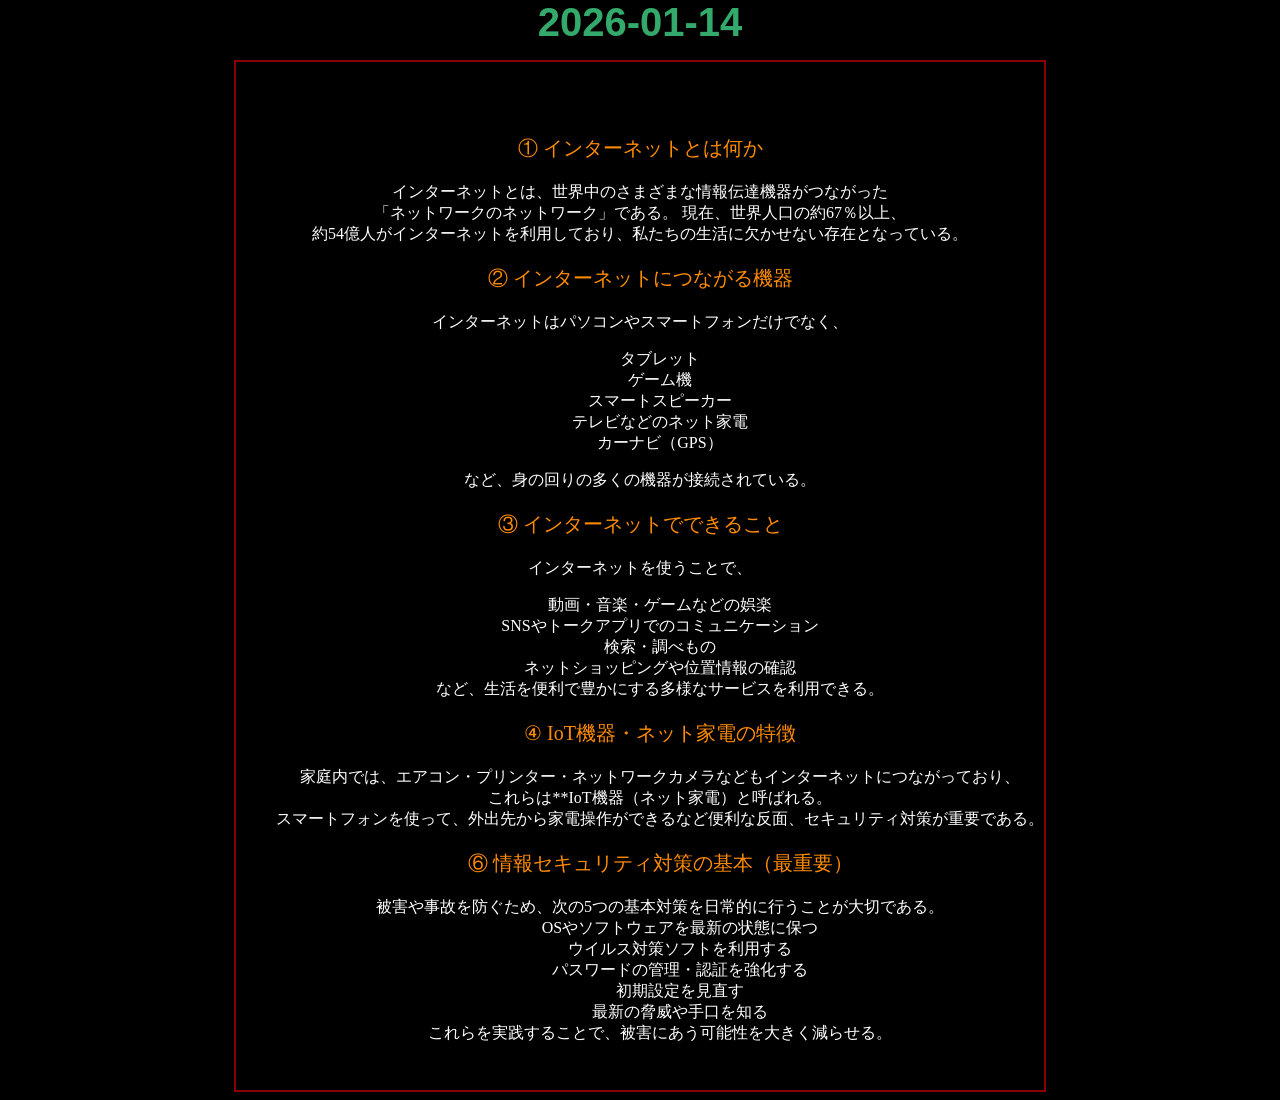
<file: 2252502(13).html>
<!DOCTYPE html>
<html lang="en">
<head>
    <meta charset="UTF-8">
    <meta name="viewport" content="width=device-width, initial-scale=1.0">
    <title>class-work</title>
</head>
<style>
  body{
    background-color: black;
    color:white;
    text-align:center;
    
  }
  h2{
   color: #33aa6b; /* bright blue */
        font-weight: bold;
         text-align:center;
         margin-top: 40px;
         font-family: Impact, Haettenschweiler, 'Arial Narrow Bold', sans-serif;
         font-size: 40px;
        
        overflow: hidden;
        }
         h2::after {
        content: attr(data-text);
        position: absolute; top:0; left:0;
        width: 100%; height: 100%;
        clip-path: polygon(0 0,0% 0,0% 100%,0 100%);
        animation: reveal 5s forwards ease-out;
        animation-duration: 4s;
        
         }
         @keyframes reveal {
        0% {clip-path: polygon(0 0,0% 0,0% 100%,0 100%);}
        100% {clip-path: polygon(0 0,100% 0,100% 100%,0 100%);}
        }
  h3{
color:darkorange;
font-weight: 500;
font-size: 20px;



  }
  ul li{
    list-style: none;


  }
  .topic{
    border:2px solid white;
    width: fit-content;
    margin: auto;
    margin-top:60px;
    border-color: darkred;
    padding: 0px 0px 30px 0px;;
  }
</style>
<body>
  <div class="topic">
    <h2 data-text="2026-01-14"></h2>
    <h3>① インターネットとは何か</h3>

    <p>インターネットとは、世界中のさまざまな情報伝達機器がつながった<br>「ネットワークのネットワーク」である。
    現在、世界人口の約67％以上、<br>約54億人がインターネットを利用しており、私たちの生活に欠かせない存在となっている。</p>

<h3>② インターネットにつながる機器</h3>
インターネットはパソコンやスマートフォンだけでなく、<br>
<ul>
  <li>タブレット</li>
  <li>ゲーム機</li>
  <li>スマートスピーカー</li>
  <li>テレビなどのネット家電</li>
  <li>カーナビ（GPS）</li>
</ul>

など、身の回りの多くの機器が接続されている。<br>
<h3>③ インターネットでできること</h3>

インターネットを使うことで、<br>
<ul>
  <li>動画・音楽・ゲームなどの娯楽</li>
  <li>SNSやトークアプリでのコミュニケーション</li>

  <li>検索・調べもの</li>

  <li>ネットショッピングや位置情報の確認</li>

など、生活を便利で豊かにする多様なサービスを利用できる。<br>
<h3>④ IoT機器・ネット家電の特徴</h3>

<p>家庭内では、エアコン・プリンター・ネットワークカメラなどもインターネットにつながっており、<br>
    これらは**IoT機器（ネット家電）と呼ばれる。<br>
スマートフォンを使って、外出先から家電操作ができるなど便利な反面、セキュリティ対策が重要である。</p>
<h3>⑥ 情報セキュリティ対策の基本（最重要）</h3>

被害や事故を防ぐため、次の5つの基本対策を日常的に行うことが大切である。
<ul>
  <li>OSやソフトウェアを最新の状態に保つ</li>
  <li>ウイルス対策ソフトを利用する</li>
  <li>パスワードの管理・認証を強化する</li>
  <li>初期設定を見直す</li>
  <li>最新の脅威や手口を知る</li>
</ul>
これらを実践することで、被害にあう可能性を大きく減らせる。
</div>

</body>
</html>
</file>
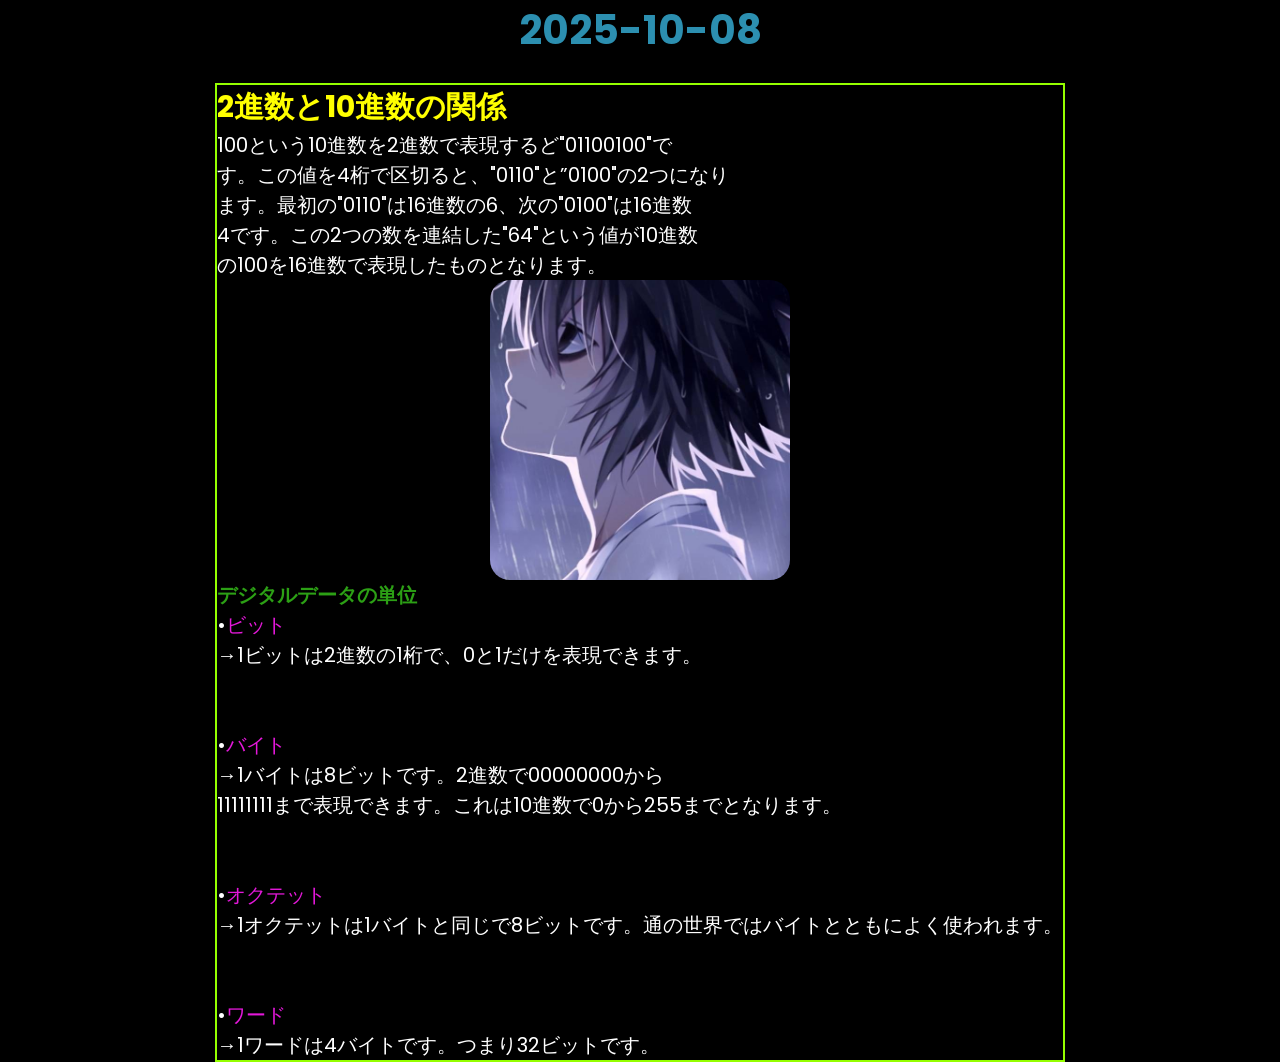
<file: 2252502(2).html>
<!DOCTYPE html>
<html lang="en">
    <head><meta charset="UTF-8">
        <meta charset="UTF-8">
        <meta name="viewport" content="width=device-width, initial-scale=1.0">
        <link rel="stylesheet" href="style.css">
        <title>homework2</title></head>
    <br>
    <style>
       body {
      background-color: #000; /* black background */
      color: #ffffff; /* default white text */
      font-family: 'Arial', sans-serif;
      text-align: left; /* left align all text */
      padding: 50px;
      font-size: 20px;
    }
    h1 {
      color: #2c8fb0; /* bright blue */
      font-weight: bold;
      font-size: 2em;
      text-align: center;
      margin-bottom: 10px;
    }
    h1::after {
      content: attr(data-text);
      position: absolute; top:0; left:0;
      width: 100%; height: 100%;
      clip-path: polygon(0 0,0% 0,0% 100%,0 100%);
      animation: reveal 5s forwards ease-out;
      animation-duration: 4s;
      
     }
       h2 {
      color: yellow;
      align-items: baseline;



       }

      @keyframes reveal {
        0% {clip-path: polygon(0 0,0% 0,0% 100%,0 100%);}
        100% {clip-path: polygon(0 0,100% 0,100% 100%,0 100%);}
      }
 .box {
      margin: auto;
      border: #95ff00 2px solid;
      width: fit-content;
 }
    </style>
    <body> 
                <h1 data-text="2025-10-08"></h1>
        <div class="box"><h2>2進数と10進数の関係</h2>
        100という10進数を2進数で表現するど"01100100"で<br>
す。この値を4桁で区切ると、"0110"と”0100"の2つになり<br>
ます。最初の"0110"は16進数の6、次の"0100"は16進数<br>
4です。この2つの数を連結した"64"という値が10進数<br>
の100を16進数で表現したものとなります。<br>
         <div align="center">
<div class="glow-box" align="right">
    <img src="2252502c.jpg" alt="photo" style="width:300px;height: 300px; border-radius: 15px;"><br>
</div>
</div>
<b>デジタルデータの単位</b><br>
•<a>ビット</a><br>
→1ビットは2進数の1桁で、0と1だけを表現できます。<br>
<br>
<br>
•<a>バイト</a><br>
→1バイトは8ビットです。2進数で00000000から<br>
11111111まで表現できます。これは10進数で0から255までとなります。<br>
<br>
<br>

•<a>オクテット</a><br>
→1オクテットは1バイトと同じで8ビットです。通の世界ではバイトとともによく使われます。<br>
<br>
<br>
•<a>ワード</a><br>
→1ワードは4バイトです。つまり32ビットです。<br>
        </div>






        
    </body>
</html>
</file>
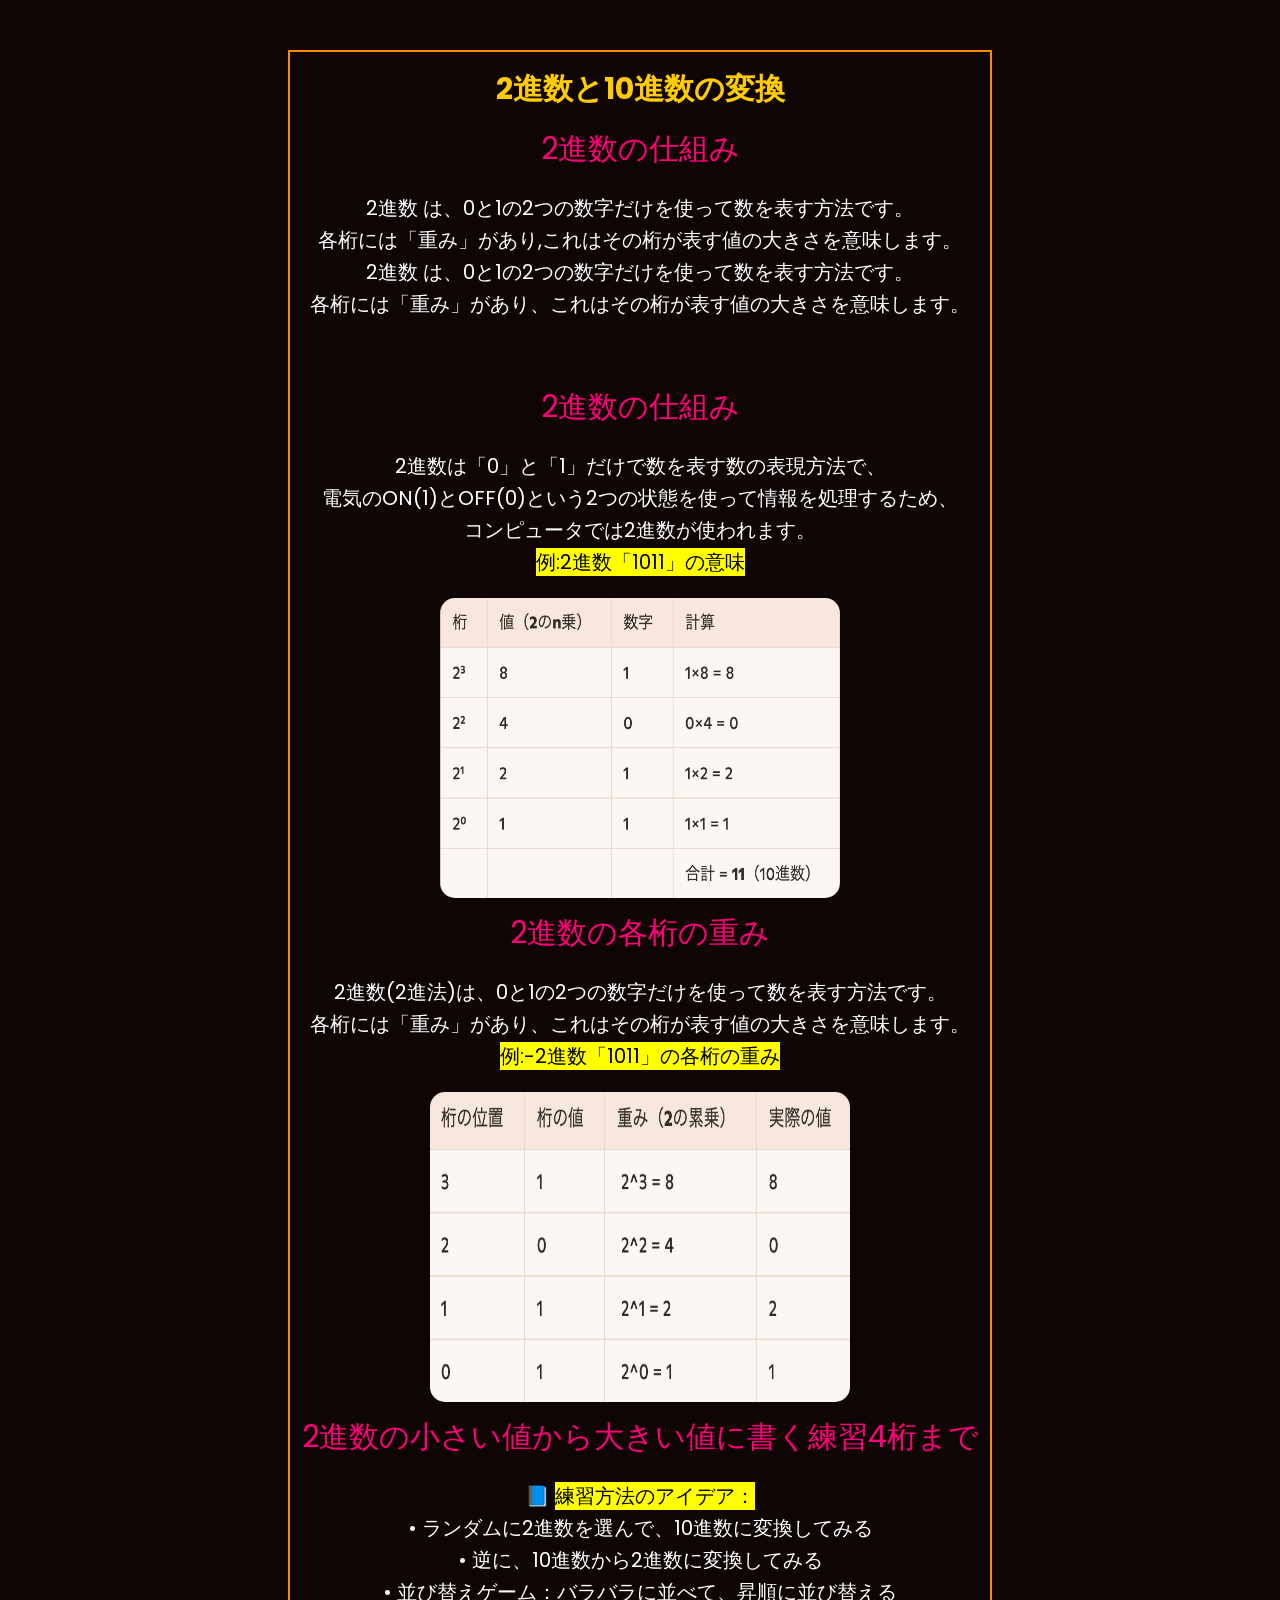
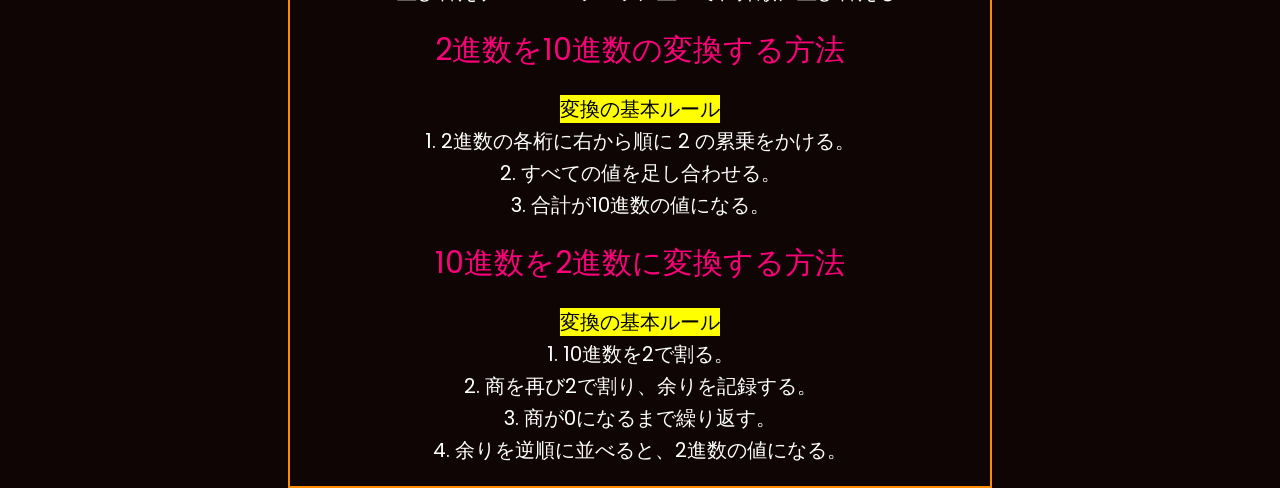
<file: 2252502(3).html>
<!DOCTYPE html>
<html lang="en">
<head>
    <meta charset="UTF-8">
    <meta name="viewport" content="width=device-width, initial-scale=1.0">
    <link rel ="stylesheet" href="style.css">
    <title>homework3</title>
</head>
<style>
    body {
        background-color: #0f0505;
        font-family: Arial, sans-serif;
        text-align: center;
        font-size: 30px;
        margin-top: 10px;
        padding: 0;
    }
    h1 {
        color: #ffffff;
        text-align: center;
        padding: 20px;
        font-size: 10px;
    }
    h2 {
        color: #ffcc00;
        text-align: center;
        padding: 15px;
        font-size: 30px;
    }
    p {
        color: #ffffff;
        font-size: 20px;
        line-height: 1.6;
        margin: 20px;
    }
    .box{
        margin: auto;
        border: #ff8c00 2px solid;
        width: fit-content;
        margin-top: 50px;
    }
    ol li {
        list-style: none;
    }
</style>

    <div class="box">
        <body>
<h2>2進数と10進数の変換</h2>
       <ol>
          <li style="color:rgb(255, 0, 123);">2進数の仕組み</li>
            <p>2進数 は、0と1の2つの数字だけを使って数を表す方法です。<br>
            各桁には「重み」があり,これはその桁が表す値の大きさを意味します。<br>
            2進数 は、0と1の2つの数字だけを使って数を表す方法です。<br>
            各桁には「重み」があり、これはその桁が表す値の大きさを意味します。<br></p>
            <br>
            <li style="color:rgb(255, 0, 123);">2進数の仕組み</li>
          <p>2進数は「0」と「1」だけで数を表す数の表現方法で、<br>
電気のON(1)とOFF(0)という2つの状態を使って情報を処理するため、<br>
コンピュータでは2進数が使われます。<br>
<mark>例:2進数「1011」の意味</mark><br></p>
    <img src ="2252502d.jpg" alt="photo" style="width:400px;height: 300px; border-radius: 15px;"><br>


          <li style="color: rgb(255, 0, 123);">2進数の各桁の重み</li>
           <p>2進数(2進法)は、0と1の2つの数字だけを使って数を表す方法です。<br>
            各桁には「重み」があり、これはその桁が表す値の大きさを意味します。<br>
            <mark>例:-2進数「1011」の各桁の重み</mark></p>
             <img src ="2252502e.jpg" alt="photo" style="width: 420px;height: 310px; border-radius: 15px;"><br>

          <li style="color: rgb(255, 0, 123);">2進数の小さい値から大きい値に書く練習4桁まで</li>
            <p>📘 <mark>練習方法のアイデア：</mark><br>

•  ランダムに2進数を選んで、10進数に変換してみる<br>
•  逆に、10進数から2進数に変換してみる<br>
•  並び替えゲーム：バラバラに並べて、昇順に並び替える</p>
           <li style="color:rgb(255, 0, 123)">2進数を10進数の変換する方法</li>
             <p><mark>変換の基本ルール</mark>
                <br>
            1.  2進数の各桁に右から順に 2 の累乗をかける。<br>
            2.  すべての値を足し合わせる。<br>
            3.  合計が10進数の値になる。<br>
            
            </p>
           <li style="color:rgb(255, 0, 123)">10進数を2進数に変換する方法</li>
                <p><mark>変換の基本ルール</mark>
                    <br>
                1.  10進数を2で割る。<br>
                2.  商を再び2で割り、余りを記録する。<br>
                3.  商が0になるまで繰り返す。<br>
                4.  余りを逆順に並べると、2進数の値になる。<br>
                </p>
       </ol>
       </body>
    </div>
</html>
</file>
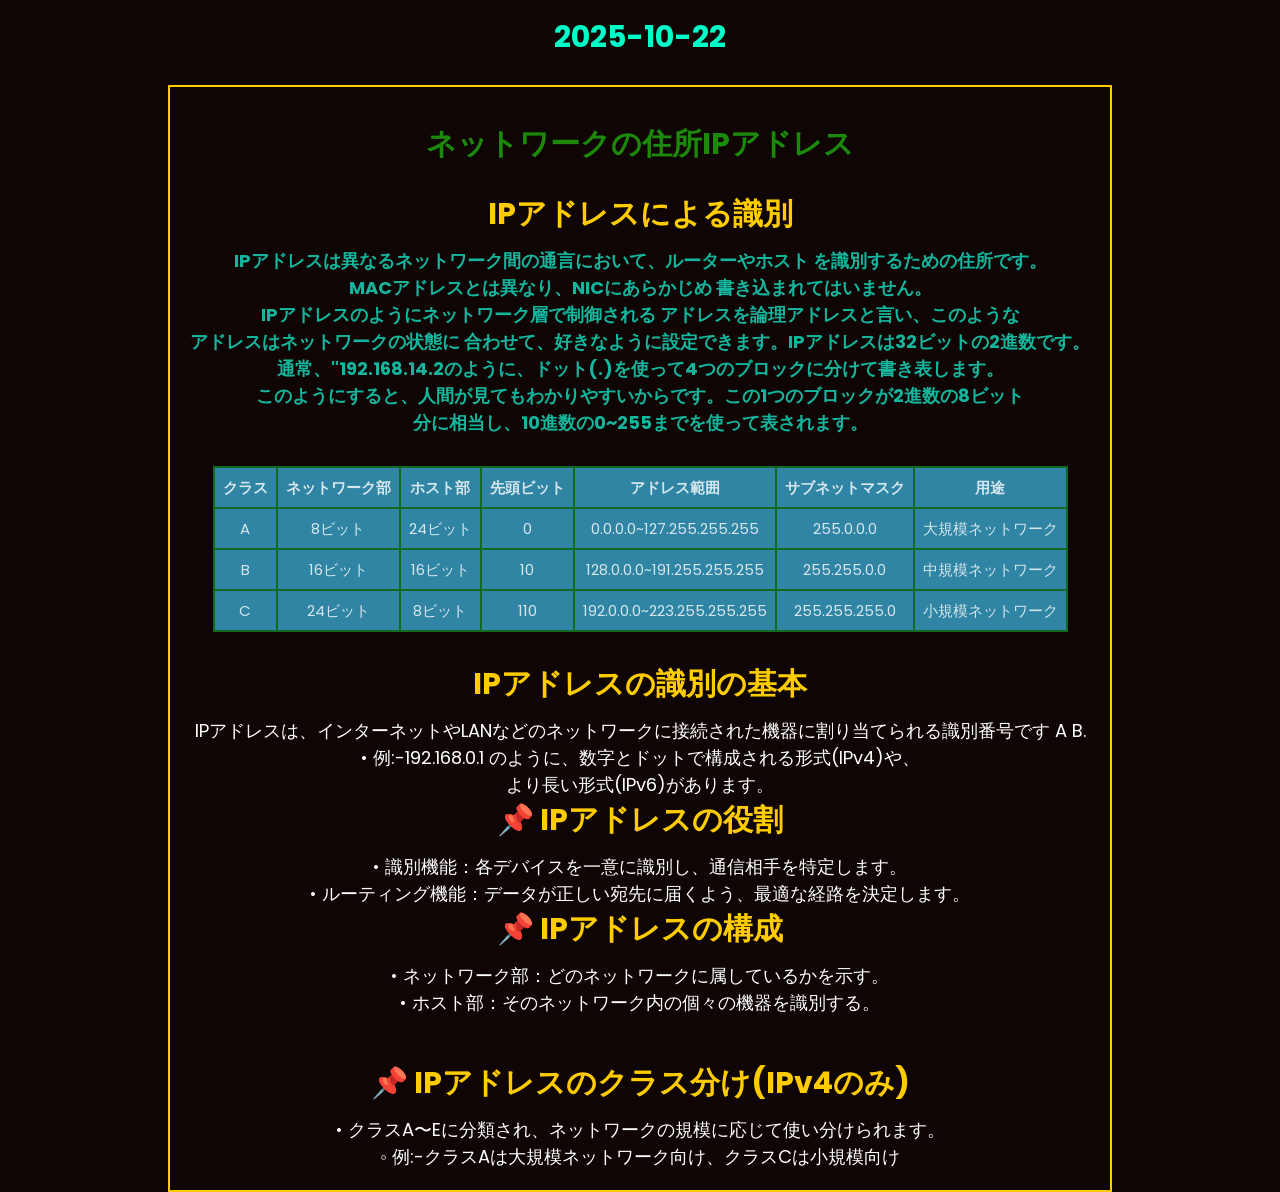
<file: 2252502(4).html>
<!DOCTYPE html>
<html lang="en">
<head>
    <meta charset="UTF-8">
    <meta name="viewport" content="width=device-width, initial-scale=1.0">
    <title>homework4</title>
    <link rel ="stylesheet" href="style.css">
</head>
  <style>
     body {
        background-color: #0f0505;
        font-family: Arial, sans-serif;
        text-align: center;
        font-size: 30px;
        margin: 0;
        padding: 0;
    }
      .dog1 {
        color: #00ffc8;
        text-align: center;
        padding: 15px;
        font-size: 30px;
    }
    .dog2 {
        color: hsl(112, 85%, 29%);
        text-align: center;
        padding: 15px;
        font-size: 30px;
    }
    p  {
       color: #ffffff;
       font-size: 18px;
       padding: 0;
       margin: 0;
       text-align: calc();
    }
     h3 {
       color: #15b59d;
       font-size: 18px;
       padding: 0;
       margin: 0px;
       text-align: center;
     }
     table {
  border-collapse: collapse;

  margin: 30px auto;
  font-family: monospace;
  font-size: 15px;
  align-items: center;
}

th, td {
  border: 2px solid #116a20;
  padding: 8px;
  background-color: #3085a4;
}

thead {
  background-color: #762929;
}
h2 {
     color: #ffcc00;
       text-align: center;
       font-size: 30px;
       margin-top: 0%;
         margin-bottom: 10px;
}
    #box{
      border: #ffcc00 2px solid;
      width: 80%;
      margin: auto;
     width: fit-content;
      padding: 20px;
    } 

  </style>
<body>
      <h2 class="dog1"> 2025-10-22</h2>
      <div id="box">
      <h2  class="dog2">ネットワークの住所IPアドレス</h2>
       <h2>IPアドレスによる識別</h2>
        <h3>IPアドレスは異なるネットワーク間の通言において、ルーターやホスト
        を識別するための住所です。<br>MACアドレスとは異なり、NICにあらかじめ
        書き込まれてはいません。<br>IPアドレスのようにネットワーク層で制御される
        アドレスを論理アドレスと言い、このような<br>アドレスはネットワークの状態に
        合わせて、好きなように設定できます。IPアドレスは32ビットの2進数です。<br>
        通常、"192.168.14.2のように、ドット(.)を使って4つのブロックに分けて書き表します。<br>
        このようにすると、人間が見てもわかりやすいからです。この1つのブロックが2進数の8ビット<br>
        分に相当し、10進数の0~255までを使って表されます。<br></h3>
       </p>
        <table>
             <thead>
                <th>クラス</th>
                <th>ネットワーク部</th>
                <th>ホスト部</th>
                <th>先頭ビット</th>
                <th>アドレス範囲</th>
                <th>サブネットマスク</th>
                <th>用途</th>
             </thead>
             <tbody>
                <tr>
                   <td>A</td>
                   <td>8ビット</td>
                    <td>24ビット</td>
                    <td>0</td>
                    <td>0.0.0.0~127.255.255.255</td>
                    <td>255.0.0.0</td>
                    <td>大規模ネットワーク</td>
                </tr>
                <tr>
                   <td>B</td>
                   <td>16ビット</td>
                    <td>16ビット</td>
                    <td>10</td>
                    <td>128.0.0.0~191.255.255.255</td>
                    <td>255.255.0.0</td>
                    <td>中規模ネットワーク</td>
                </tr>
                <tr>
                   <td>C</td>
                   <td>24ビット</td>
                   <td>8ビット</td>
                   <td>110</td>
                   <td>192.0.0.0~223.255.255.255</td>
                   <td>255.255.255.0</td>
                   <td>小規模ネットワーク</td>
                </tr>


             </tbody>

        </table>

        <h2>IPアドレスの識別の基本</h2>
        <p>IPアドレスは、インターネットやLANなどのネットワークに接続された機器に割り当てられる識別番号です A B.<br>
•  例:-192.168.0.1 のように、数字とドットで構成される形式(IPv4)や、<br>
より長い形式(IPv6)があります。<br></p>

<h2>📌 IPアドレスの役割</h2>

<p>•  識別機能：各デバイスを一意に識別し、通信相手を特定します。<br>
•  ルーティング機能：データが正しい宛先に届くよう、最適な経路を決定します。<br>
</p>
  <h2>📌 IPアドレスの構成</h2>

<p>•  ネットワーク部：どのネットワークに属しているかを示す。<br>
•  ホスト部：そのネットワーク内の個々の機器を識別する。</p><br>

<h2>📌 IPアドレスのクラス分け(IPv4のみ)</h2>
<p>•  クラスA〜Eに分類され、ネットワークの規模に応じて使い分けられます。<br>
  ⁠◦  例:-クラスAは大規模ネットワーク向け、クラスCは小規模向け<br>
</p>
</div>
</body>
</html>
</file>
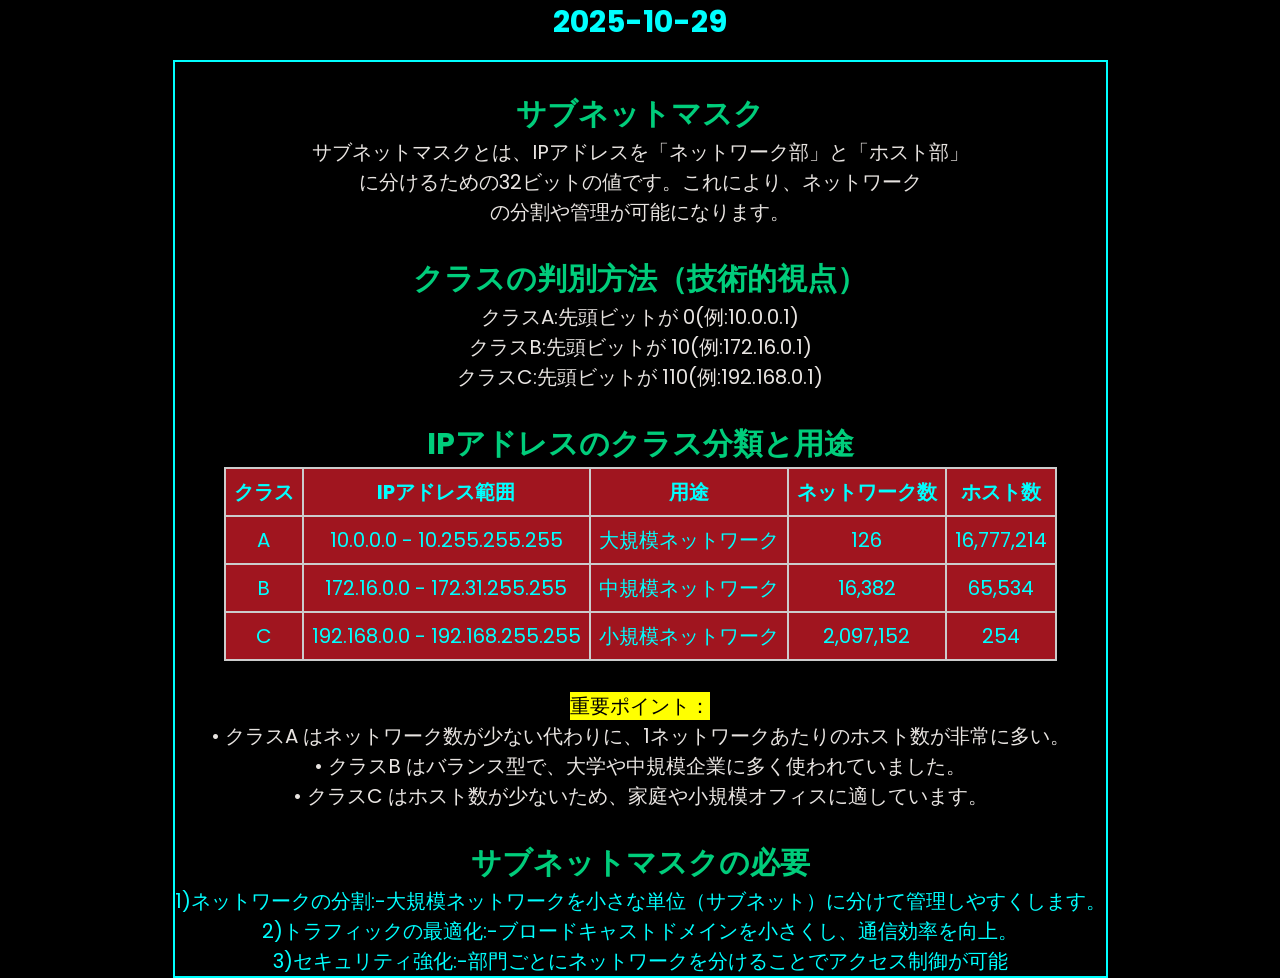
<file: 2252502(5).html>
<!DOCTYPE html>
<html lang="en">
<head>
    <meta charset="UTF-8">
    <meta name="viewport" content="width=device-width, initial-scale=1.0">
    <link rel ="stylesheet" href="style.css">
    <title>homework5</title>
</head>
<style>
     body {
      background-color: black;
      text-align: center;
      font-size: 20px;
      color: aqua;
     }
     h2:after {
    content: attr(data-text);
    position: absolute; top:0; left:0;
    width: 100%; height: 100%;
    clip-path: polygon(0 0,0% 0,0% 100%,0 100%);
    animation: reveal 5s forwards ease-out;
    animation-duration: 4s;
    
   }

    @keyframes reveal {
      0% {clip-path: polygon(0 0,0% 0,0% 100%,0 100%);}
      100% {clip-path: polygon(0 0,100% 0,100% 100%,0 100%);}
    }
    h3 {
      color: rgb(0, 205, 123);
      font-size: 1.5em;
      align-items: center;
      margin-top: 30px;
     
    }
    table {
  border-collapse: collapse;

  margin:auto;
  font-family: monospace;
  
}
ol li{
  list-style: none;
}

th, td {
  border: 2px solid #ccc;
  padding: 8px;
  background-color: #a0151f;
}

thead {
  background-color: #f0f0f0;
}
p {
    color: rgb(232, 228, 225);
    font-size: 20px;
}
#box {
    border: #00ffff 2px solid;
    width: 80%;
    margin: auto;
    width: fit-content;
  margin-top: 60px;
}
</style>
       <h2 data-text="2025-10-29"></h2>

      <body>
  <div id="box">
         <h3>サブネットマスク</h3>
          <p>サブネットマスクとは、IPアドレスを「ネットワーク部」と「ホスト部」<br>
            に分けるための32ビットの値です。これにより、ネットワーク<br>
            の分割や管理が可能になります。<br></p>
            <h3> クラスの判別方法（技術的視点）</h3>
            <p>
               クラスA:先頭ビットが 0(例:10.0.0.1)<br>
               クラスB:先頭ビットが 10(例:172.16.0.1)<br>
               クラスC:先頭ビットが 110(例:192.168.0.1)<br>
            </p>
              <h3> IPアドレスのクラス分類と用途</h3>
                <table>
                    <thead>
                      <tr>
                        <th>クラス</th>
                        <th>IPアドレス範囲</th>
                        <th>用途</th>
                        <th>ネットワーク数</th>
                        <th>ホスト数</th>
                      </tr>
                    </thead>
                    <tbody>
                      <tr>
                        <td>A</td>
                        <td>10.0.0.0 - 10.255.255.255</td>
                        <td>大規模ネットワーク</td>
                        <td>126</td>
                        <td>16,777,214</td>
                      </tr>
                      <tr>
                        <td>B</td>
                        <td>172.16.0.0 - 172.31.255.255</td>
                        <td>中規模ネットワーク</td>
                        <td>16,382</td>
                        <td>65,534</td>
                      </tr>
                      <tr>
                        <td>C</td>
                        <td>192.168.0.0 - 192.168.255.255</td>
                        <td>小規模ネットワーク</td>
                        <td>2,097,152</td>
                        <td>254</td>
                      </tr>
                    </tbody>
                </table>
                    </tbody>
                </table>
                <br>
                <mark>重要ポイント：<br></mark>

<p>•  クラスA はネットワーク数が少ない代わりに、1ネットワークあたりのホスト数が非常に多い。<br>
•  クラスB はバランス型で、大学や中規模企業に多く使われていました。<br>
•  クラスC はホスト数が少ないため、家庭や小規模オフィスに適しています。<br>
          </p>
          <h3>サブネットマスクの必要</h3>

  <ol>
     <li>1)ネットワークの分割:-大規模ネットワークを小さな単位（サブネット）に分けて管理しやすくします。<br></li>
      <li>2)トラフィックの最適化:-ブロードキャストドメインを小さくし、通信効率を向上。<br></li>
       <li>3)セキュリティ強化:-部門ごとにネットワークを分けることでアクセス制御が可能<br></li>
</ol>
  </div>
</body>
</html>
</file>
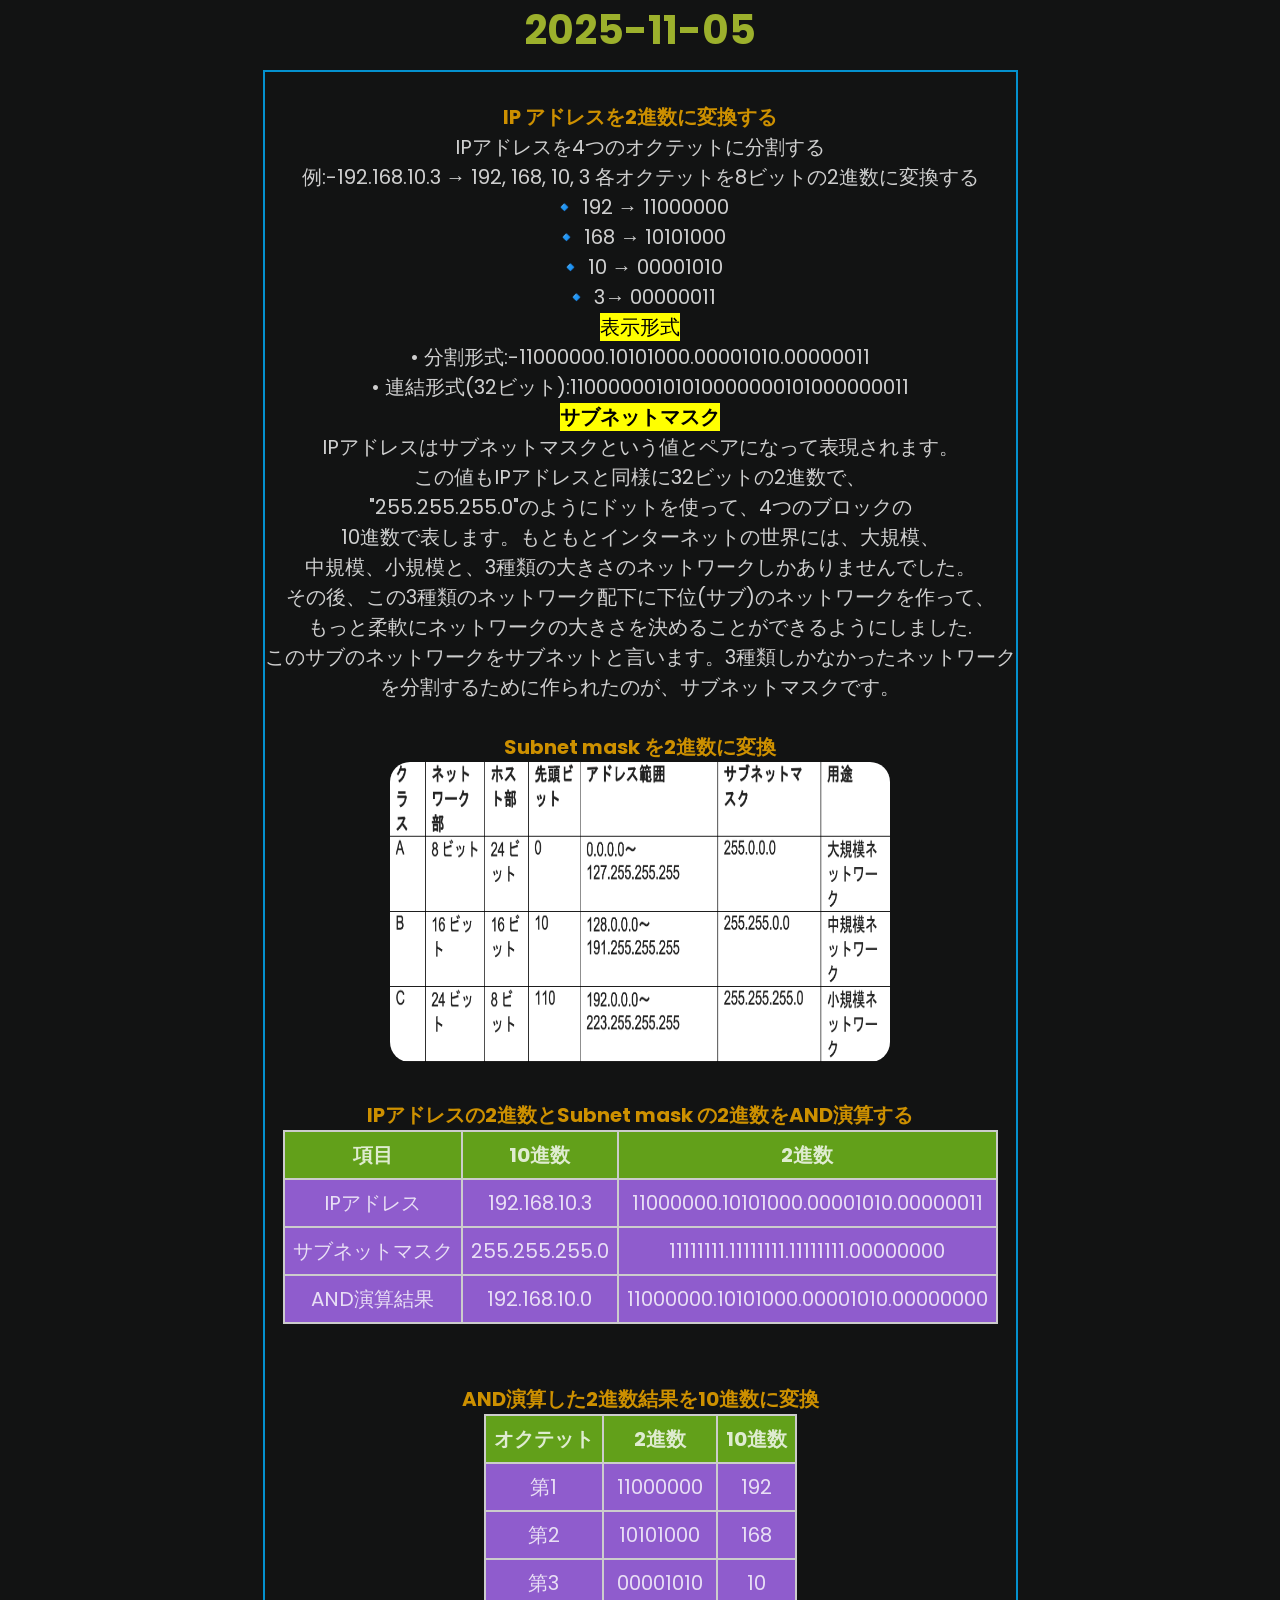
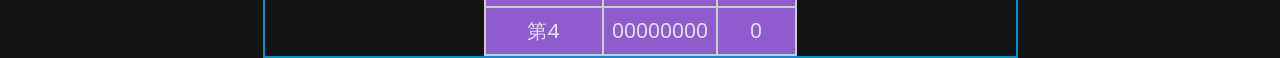
<file: 2252502(6).html>
<!DOCTYPE html>
<html lang="en">
<head>
    <meta charset="UTF-8">
    <meta name="viewport" content="width=device-width, initial-scale=1.0">
    <link rel ="stylesheet" href="style.css">
    <title>homework6</title>
    
</head>
  <style>
          body {
              background-color: rgb(18, 19, 19);
              text-align: center;
              margin-top: 1em;
              font-size: 20px;
              margin-bottom: 2em;
          }
          h2 {
      color: #9cb02c; /* bright blue */
      font-weight: bold;
       text-align: center;
      font-size: 2em;
      margin-bottom: 10px;
    
      overflow: hidden;
    }
     h2::after {
      content: attr(data-text);
      position: absolute; top:0; left:0;
      width: 100%; height: 100%;
      clip-path: polygon(0 0,0% 0,0% 100%,0 100%);
      animation: reveal 5s forwards ease-out;
      animation-duration: 4s;
      
     }
     @keyframes reveal {
      0% {clip-path: polygon(0 0,0% 0,0% 100%,0 100%);}
      100% {clip-path: polygon(0 0,100% 0,100% 100%,0 100%);}
    }
 table {
  border-collapse: collapse;

  margin:auto;
  font-family: monospace;
  align-items: center;
}
ol li {
  list-style: none;
}

th, td {
  border: 2px solid #ccc;
  padding: 8px;

}

th {
  background-color: #86e11eaf;
}
td{
  background-color: rgb(143, 92, 205);
}
h3 {
      color: rgb(205, 144, 0);
      font-size: 20px;
      align-items: center;
      margin-top: 30px;
     
    }
    ol li::before{
      content: "🔹 ";
      color: #00ff99; /* mint green bullet */
    }
    #box {
      border: 2px solid rgba(0, 179, 255, 0.791);
      width: fit-content;
      margin: auto;
      margin-top: 50px;
    }
  
      
      
  </style>
        <h2 data-text="2025-11-05"></h2>
        <div id="box">
        <body>
             <h3>IP アドレスを2進数に変換する</h3>
             <p>   
                IPアドレスを4つのオクテットに分割する<br>
               例:-192.168.10.3 → 192, 168, 10, 3
              
                各オクテットを8ビットの2進数に変換する</p>
                <Ol>
                 <li>192 → 11000000</li>
                  <li> 168 → 10101000</li>
                 <li>10 → 00001010</li>
                 <li>3→ 00000011</li>
                </Ol>
                <mark>表示形式<br></mark>

•  分割形式:-11000000.10101000.00001010.00000011<br>
•  連結形式(32ビット):11000000101010000000101000000011<br>

<h4><mark>サブネットマスク</mark></h4>
IPアドレスはサブネットマスクという値とペアになって表現されます。<br>
この値もIPアドレスと同様に32ビットの2進数で、<br>
"255.255.255.0"のようにドットを使って、4つのブロックの<br>
10進数で表します。もともとインターネットの世界には、大規模、<br>
中規模、小規模と、3種類の大きさのネットワークしかありませんでした。<br>
その後、この3種類のネットワーク配下に下位(サブ)のネットワークを作って、<br>
もっと柔軟にネットワークの大きさを決めることができるようにしました.<br>
このサブのネットワークをサブネットと言います。3種類しかなかったネットワーク<br>
を分割するために作られたのが、サブネットマスクです。<br>
<h3>Subnet mask を2進数に変換</h3>
 <img src="2252502b.jpg"style="width: 500px;height: 300px; border-radius: 20px;"><br>
          
<h3>IPアドレスの2進数とSubnet mask の2進数をAND演算する</h3>
<div>
  <table>
    <thead>
      <tr>
        <th>項目</th>
        <th>10進数</th>
        <th>2進数</th>
      </tr>
    </thead>
    <tbody>
      <tr>
        <td>IPアドレス</td>
        <td>192.168.10.3</td>
        <td>11000000.10101000.00001010.00000011</td>
      </tr>
      <tr>
        <td>サブネットマスク</td>
        <td>255.255.255.0</td>
        <td>11111111.11111111.11111111.00000000</td>
      </tr>
      <tr>
        <td>AND演算結果</td>
        <td>192.168.10.0</td>
        <td>11000000.10101000.00001010.00000000</td>
      </tr>
    </tbody>
  </table>
 </div><br>
     <h3>AND演算した2進数結果を10進数に変換</h3>
     <div>
      <table>
  <thead>
     <tr>
       <th>オクテット</th>
        <th>2進数</th>
        <th>10進数</th>
     </tr>
  </thead>
   <tbody>
  <tr>
     <td>第1</td>
     <td>11000000</td>
     <td>192</td>
  </tr>
   <tr>
    <td>第2</td>
    <td>10101000</td>
    <td>168</td>
   </tr>
  <tr>
      <td>第3</td>
      <td>00001010</td>
      <td>10</td>
  </tr>
    <tr>
        <td>第4</td>
        <td>00000000</td>
        <td>0</td>

    </tr>
  </tbody>
      </table>
     </div>
</p>
      
    
</body>
</html>
</file>
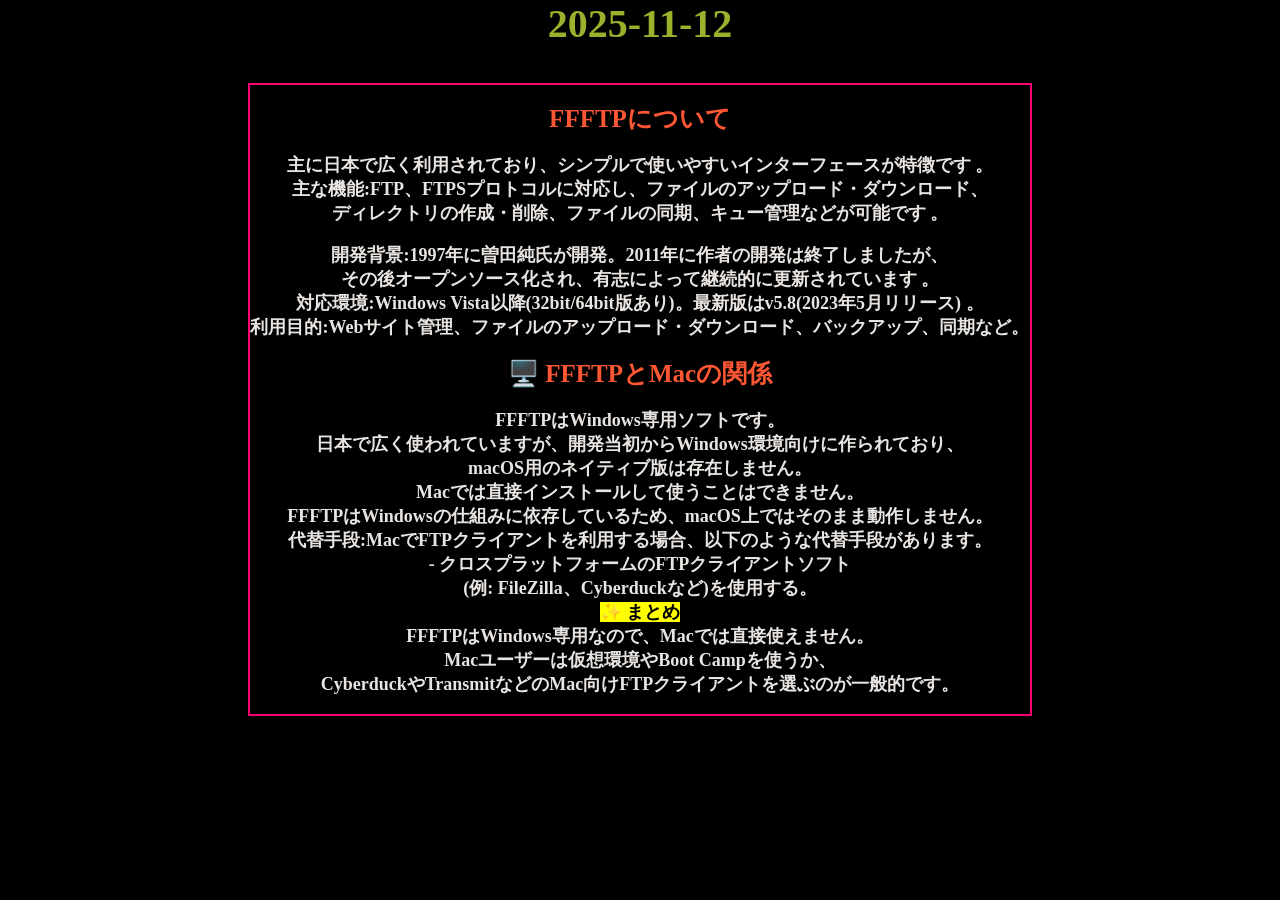
<file: 2252502(7).html>
<!DOCTYPE html>
<html lang="en">
<head>
    <meta charset="UTF-8">
    <meta name="viewport" content="width=device-width, initial-scale=1.0">
    <title>homework7</title>
</head>
  <style>

        body {
            
                background-color: black;
                color: aqua;
                text-align: center;
                font-size:8px
        }
        h2 {
      color: #9cb02c; /* bright blue */
      font-weight: bold;
      font-size: 40px;
       text-align: center;
    
      overflow: hidden;
    }
     h2::after {
      content: attr(data-text);
      position: absolute; top:0; left:0;
      width: 100%; height: 100%;
      clip-path: polygon(0 0,0% 0,0% 100%,0 100%);
      animation: reveal 5s forwards ease-out;
      animation-duration: 4s;
      
     }
     @keyframes reveal {
      0% {clip-path: polygon(0 0,0% 0,0% 100%,0 100%);}
      100% {clip-path: polygon(0 0,100% 0,100% 100%,0 100%);}
    }
    h1 {
      color: #ff5733; /* bright blue */
      font-weight: bold;
       text-align: center;
      font-size: 25px;
      margin-bottom: 10px;
      
    }
    #box{
      border: #ff006f 2px solid;
      width: fit-content;
      margin: auto;
      margin-top: 50px;
    }
    p{
      color: rgb(232, 228, 225);
      font-size: 18px;
    }
  </style>
  <h2 data-text="2025-11-12">
    <div id="box">
<body>
    <h1>FFFTPについて</h1>
    <p>
        主に日本で広く利用されており、シンプルで使いやすいインターフェースが特徴です 。<br>
       主な機能:FTP、FTPSプロトコルに対応し、ファイルのアップロード・ダウンロード、<br>
        ディレクトリの作成・削除、ファイルの同期、キュー管理などが可能です 。<br></p>
       <p>開発背景:1997年に曽田純氏が開発。2011年に作者の開発は終了しましたが、<br>
        その後オープンソース化され、有志によって継続的に更新されています 。<br>
対応環境:Windows Vista以降(32bit/64bit版あり)。最新版はv5.8(2023年5月リリース) 。<br>
 利用目的:Webサイト管理、ファイルのアップロード・ダウンロード、バックアップ、同期など。<br></p>
   <h1>🖥️ FFFTPとMacの関係</h1>

<p>FFFTPはWindows専用ソフトです。<br>
日本で広く使われていますが、開発当初からWindows環境向けに作られており、<br>
macOS用のネイティブ版は存在しません。<br>
Macでは直接インストールして使うことはできません。<br>
FFFTPはWindowsの仕組みに依存しているため、macOS上ではそのまま動作しません。<br>
代替手段:MacでFTPクライアントを利用する場合、以下のような代替手段があります。<br>
  - クロスプラットフォームのFTPクライアントソフト<br>
  (例: FileZilla、Cyberduckなど)を使用する。<br>
  <mark>✨ まとめ</mark><br>

FFFTPはWindows専用なので、Macでは直接使えません。<br>
Macユーザーは仮想環境やBoot Campを使うか、<br>
CyberduckやTransmitなどのMac向けFTPクライアントを選ぶのが一般的です。<br>
</p>
</body>
</div>
</html>
</file>
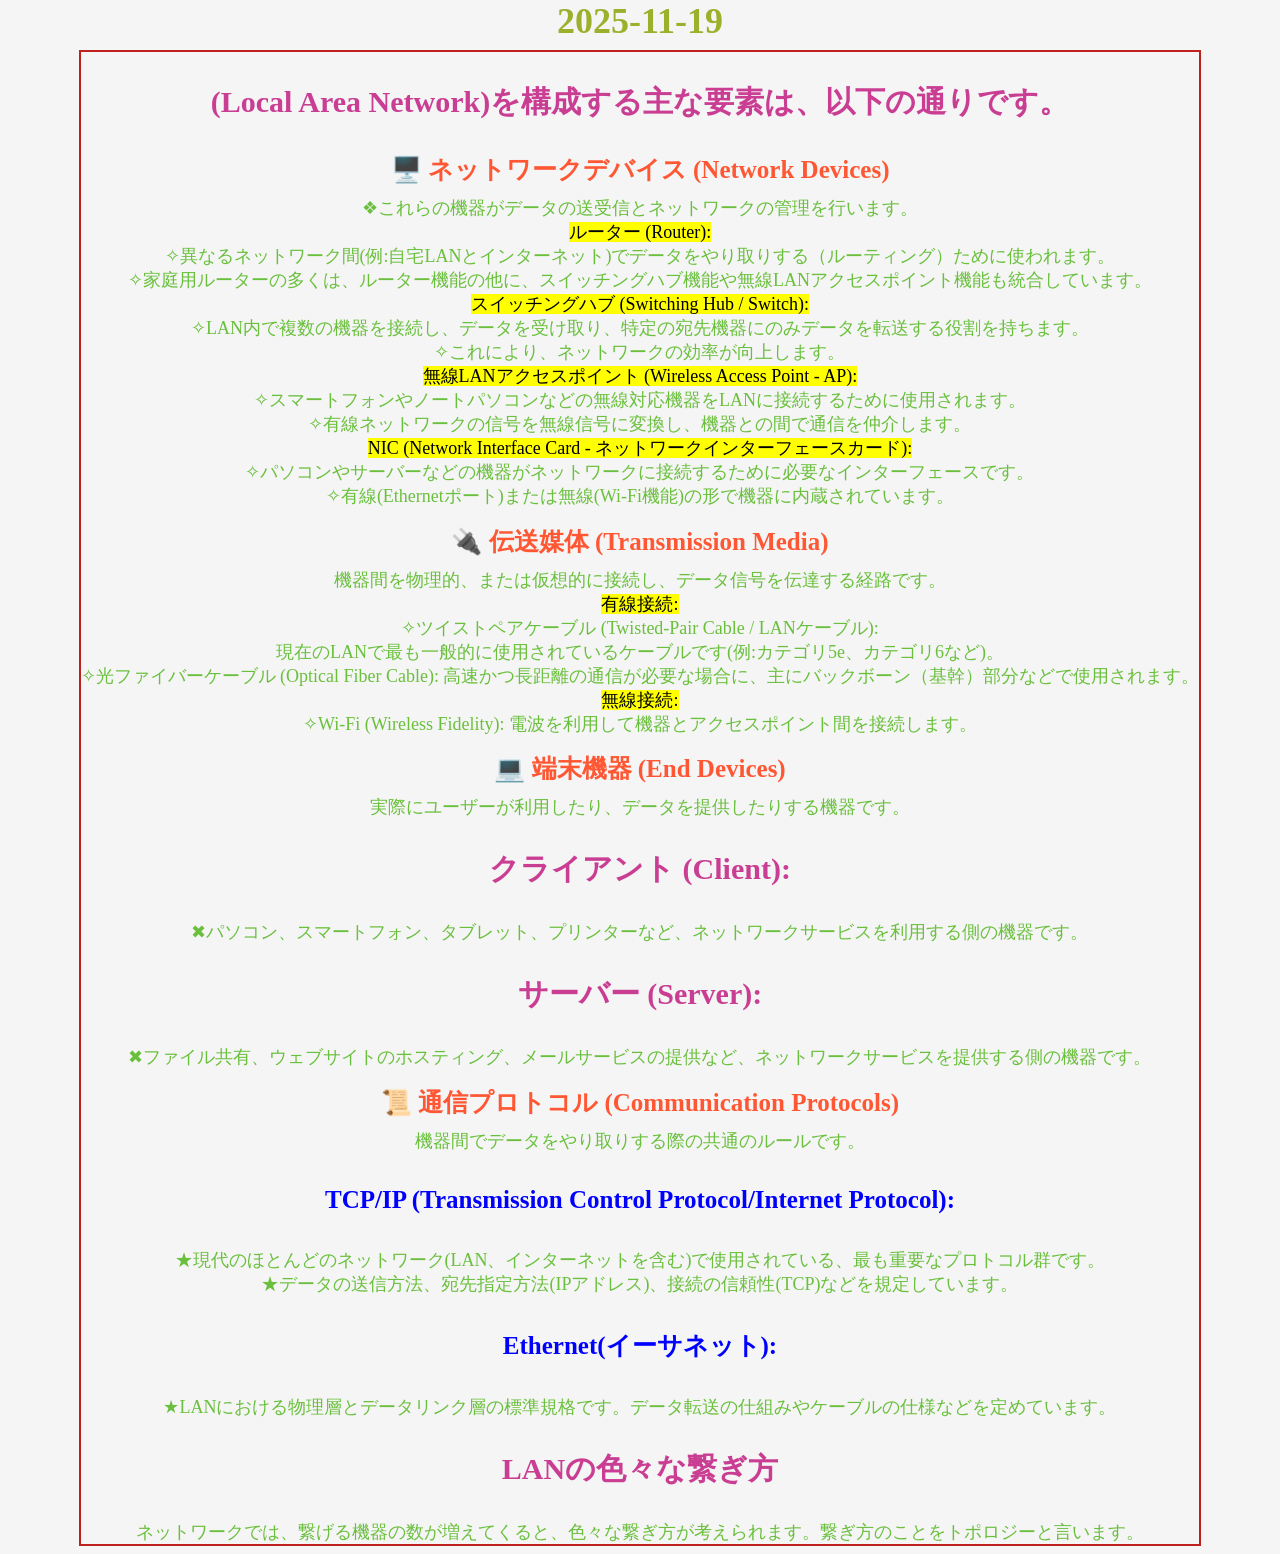
<file: 2252502(8).html>
<!DOCTYPE html>
<html lang="en">
<head>
    <meta charset="UTF-8">
    <meta name="viewport" content="width=device-width, initial-scale=1.0">
    <title>homework8</title>
</head>
    <style>
    
            body {
                 align-items: center;
                    background-color:whitesmoke;
                    color: rgba(64, 175, 5, 0.77);
                    text-align: center;
                    font-size: 18px;
            }
            h2 {
        color: #9cb02c; /* bright blue */
        font-weight: bold;
         text-align: center;
        font-size: 2em;
        margin-bottom: 10px;
        
        overflow: hidden;
        }
         h2::after {
        content: attr(data-text);
        position: absolute; top:0; left:0;
        width: 100%; height: 100%;
        clip-path: polygon(0 0,0% 0,0% 100%,0 100%);
        animation: reveal 5s forwards ease-out;
        animation-duration: 4s;
        
         }
         @keyframes reveal {
        0% {clip-path: polygon(0 0,0% 0,0% 100%,0 100%);}
        100% {clip-path: polygon(0 0,100% 0,100% 100%,0 100%);}
        }
        h1 {
        color: #ff5733; /* bright blue */
        font-weight: bold;
         text-align: center;
        font-size: 25px;
        margin-bottom: 10px;
        }

        h3 {
        
            color:rgba(191, 22, 126, 0.821);
            font-size:30px;

        }
        #box{
            border: rgb(191, 33, 33) 2px solid;
            width: fit-content;
            margin: auto;
            margin-top: 20px;
        }
    </style>
    <body>
    <h2 data-text="2025-11-19"></h2>
    <div id="box">
  
<h3>(Local Area Network)を構成する主な要素は、以下の通りです。</h3>

<h1>🖥️ ネットワークデバイス (Network Devices)<br></h1>
❖これらの機器がデータの送受信とネットワークの管理を行います。<br>

<mark>ルーター (Router):<br></mark>

    ✧異なるネットワーク間(例:自宅LANとインターネット)でデータをやり取りする（ルーティング）ために使われます。<br>

    ✧家庭用ルーターの多くは、ルーター機能の他に、スイッチングハブ機能や無線LANアクセスポイント機能も統合しています。<br>

<mark>スイッチングハブ (Switching Hub / Switch):<br></mark>

    ✧LAN内で複数の機器を接続し、データを受け取り、特定の宛先機器にのみデータを転送する役割を持ちます。<br>

    ✧これにより、ネットワークの効率が向上します。<br>

<mark>無線LANアクセスポイント (Wireless Access Point - AP):<br></mark>

  ✧スマートフォンやノートパソコンなどの無線対応機器をLANに接続するために使用されます。<br>

✧有線ネットワークの信号を無線信号に変換し、機器との間で通信を仲介します。<br>

<mark>NIC (Network Interface Card - ネットワークインターフェースカード):<br></mark>

  ✧パソコンやサーバーなどの機器がネットワークに接続するために必要なインターフェースです。<br>

  ✧有線(Ethernetポート)または無線(Wi-Fi機能)の形で機器に内蔵されています。<br>

<h1>🔌 伝送媒体 (Transmission Media)<br></h1>
機器間を物理的、または仮想的に接続し、データ信号を伝達する経路です。<br>

<mark>有線接続:<br></mark>

  ✧ツイストペアケーブル (Twisted-Pair Cable / LANケーブル):<br>
   現在のLANで最も一般的に使用されているケーブルです(例:カテゴリ5e、カテゴリ6など)。<br>

 ✧光ファイバーケーブル (Optical Fiber Cable): 高速かつ長距離の通信が必要な場合に、主にバックボーン（基幹）部分などで使用されます。<br>

<mark>無線接続:<br></mark>

  ✧Wi-Fi (Wireless Fidelity): 電波を利用して機器とアクセスポイント間を接続します。<br>

<h1>💻 端末機器 (End Devices)<br></h1>
実際にユーザーが利用したり、データを提供したりする機器です。<br>

 <h3>クライアント (Client):<br></h3>

   ✖︎パソコン、スマートフォン、タブレット、プリンターなど、ネットワークサービスを利用する側の機器です。<br>

<h3>サーバー (Server):<br></h3>

  ✖︎ファイル共有、ウェブサイトのホスティング、メールサービスの提供など、ネットワークサービスを提供する側の機器です。<br>

<h1>📜 通信プロトコル (Communication Protocols)<br></h1>
機器間でデータをやり取りする際の共通のルールです。<br>

 <h4 style="color: blue;font-size:25px;">TCP/IP (Transmission Control Protocol/Internet Protocol):<br></h4>

  ★現代のほとんどのネットワーク(LAN、インターネットを含む)で使用されている、最も重要なプロトコル群です。<br>

★データの送信方法、宛先指定方法(IPアドレス)、接続の信頼性(TCP)などを規定しています。<br>

<h4 style="color: blue;font-size:25px;">Ethernet(イーサネット):</h4>

  ★LANにおける物理層とデータリンク層の標準規格です。データ転送の仕組みやケーブルの仕様などを定めています。<br>
    
<h3>LANの色々な繋ぎ方</h3>
ネットワークでは、繋げる機器の数が増えてくると、色々な繋ぎ方が考えられます。繋ぎ方のことをトポロジーと言います。
    </div>
</body>
</html>
</file>
<file: style.css>
@import url('https://fonts.googleapis.com/css2?family=Poppins:wght@100;200;300;400;500;600&display=swap');

*{
    margin: 0;
    padding: 0;
    box-sizing: border-box;
    text-decoration: none;
    border: none;
    outline: none;
    font-family: 'Poppins', sans-serif;
}

html{
    font-size: 62.5%;
}
/* hamburger Icon */
.menu-icon {
  font-size: 2rem;
  cursor: pointer;
  user-select: none;
  position: relative;
  color:transparent;
  z-index: 2000;
  display: none;
}
@media (max-width: 768px) {
  .menu-icon {
    display: block;
  }
}

.menu-icon::before {
  content: "\2630";   /* ☰ */
  color:white;
}

.menu-icon.active::before {
  content: "\00D7";   /* × */
  color:white;
}
.nav-links {
  display: none;
}

.nav-links.active {
  display: block;
}
body{
    width: 100%;
    height: 100vh;
    overflow-x: hidden;
    background-color: black;
    color: rgba(255, 255, 255, 0.797);
}

header{
    margin-top: 20px;
    position: fixed;
    top: 0;
    left: 0;
    width: 100%;
    padding: 1rem 9%;
    background-color: transparent;
    filter: drop-shadow(10px);
    display: flex;
    justify-content: space-between;
    align-items: center;
    z-index: 100;
}

.logo{
    font-size: 3rem;
    color: #b74b4b;
    font-weight: 800;
    cursor: pointer;
    transition: 0.5s ease;
}

.logo:hover{
    transform: scale(1.1);
}

nav a{
    font-size: 1.8rem;
    color: rgba(255, 255, 255, 0.841);
    margin-left: 4rem;
    font-weight: 500;
    transition: 0.3s ease;
    border-bottom: 3px solid transparent;
}

nav a:hover,
nav a.active{
    color: #b74b4b;
    border-bottom: 3px solid #b74b4b;
}
.navbar{
    display:flex;
    gap:20px;
}

@media(max-width:995px){
     .navbar {
    display: none;
    flex-direction: column;
    background: #222;
    position: absolute;
    top: 60px;
    right: 0;
    width: 200px;
    padding: 20px;
    z-index: 1500;
  }
  @media (max-width: 768px) {
  .dropdown-content a {
    padding: 12px 16px;
    font-size: 1rem;
  }
}

    nav.active{
        display: flex;
    }

    nav a{
        display: block;
        font-size: 2rem;
        margin: 3rem 0;
    }

    nav a:hover,
    nav a.active{
        padding: 1rem;
        border-radius: 0.5rem;
        border-bottom: 0.5rem solid #b74b4b;
    }
}

section{
    min-height: 100vh;
    padding: 5rem 9% 5rem;
}

.home{
    display: flex;
    justify-content: center;
    align-items: center;
    gap: 8rem;
    background-color: black;
}

.home .home-content h1{
    font-size: 6rem;
    font-weight: 700;
    line-height: 1.3;
}

span{
    color: #b74b4b;
}

.home-content h3{
    font-size: 4rem;
    margin-bottom: 1rem;
    font-weight: 700;
}

.home-content p{
    font-size: 1.6rem;
}

.home-img{
    border-radius: 50%;
}

.home-img img{
    position: relative;
    width: 32vw;
    border-radius: 50%;
    box-shadow: 0 0 25px solid #b74b4b;
    cursor: pointer;
    transition: 0.2s linear;
}

.home-img img:hover{
    font-size: 1.8rem;
    font-weight: 500;
}

.social-icons a{
    display: inline-flex;
    justify-content: center;
    align-items: center;
    width: 4rem;
    height: 4rem;
    background-color: transparent;
    border: 0.2rem solid #b74b4b;
    font-size: 2rem;
    border-radius: 50%;
    margin: 3rem 1.5rem 3rem 0;
    transition: 0.3s ease;
    color: #b74b4b;
}

.social-icons a:hover{
    color: black;
    transform: scale(1.3) translateY(-5px);
    background-color: #b74b4b;
    box-shadow: 0  0 25px #b74b4b;
}

.btn{
    display: inline-block;
    padding: 1rem 2.8rem;
    background-color: black;
    border-radius: 4rem;
    font-size: 1.6rem;
    color: #b74b4b;
    letter-spacing: 0.3rem;
    font-weight: 600;
    border: 2px solid #b74b4b;
    transition: 0.3s ease;
    cursor: pointer;
}

.btn:hover{
    transform: scale3d(1.03);
    background-color: #b74b4b;
    color: black;
    box-shadow: 0 0 25px #b74b4b;
}

.typing-text{
    font-size: 34px;
    font-weight: 600;
    min-width: 280px;
}

.typing-text span{
    position: relative;
}

.typing-text span::before{
    content: "software Developer";
    color: #b74b4b;
    animation: words 20s infinite;
}

.typing-text span::after{
    content: "";
    background-color: black;
    position: absolute;
    width: calc(100% + 8px);
    height: 100%;
    border-left: 3px solid black;
    right: -8;
    animation: cursor 0.6s infinite;
}

@keyframes cursor{
    to{
        border-left: 3px solid #b74b4b;
    }
}

@keyframes words{
    0%, 20%{
        content: "Web Developer";
    }
    21%, 40%{
        content: "Developer";
    }
    41%, 60%{
        content: "Web Designer";
    }
    61%, 80%{
        content: "student";
    }
    81%, 100%{
        content: "Script Writer";
    }
}

@media (max-width: 1000px){
    .home{
        gap: 4rem;
    }
}

@media(max-width:995px){
    .home{
        flex-direction: column;
        margin: 5rem 4rem;
    }

    .home .home-content h3{
        font-size: 2.5rem;
    }

    .home-content h1{
        font-size: 5rem;
    }

    .home-img img{
        width: 70vw;
        margin-top: 4rem;
    }
}
/* Dropdown container */
.dropdown {
  position: relative;
  display: inline-block;
}

/* Dropdown button */
.dropbtn {
  color: #fff;
  text-decoration: none;
  padding: 0.5rem 1rem;
  display: inline-block;
  transition: color 0.3s ease;
}

/* Dropdown content */
.dropdown-content {
  position: absolute;
  top: 100%;
  left: 0;
  background-color: #222;
  min-width: 160px;
  opacity: 0;
  visibility: hidden;
  transform: translateY(10px);
  transition: all 0.3s ease;
  z-index: 1000;
  border-radius: 4px;
  max-height: 300px;
  overflow-y: auto;
  scrollbar-width: thin;
  scroll-behavior: smooth;
  /* fade slide animation */
  opacity:0;
  transform: translateY(10px);
  pointer-events: none;
  transition: opacity 0.3s ease, transform 0.3s ease;
}

/* Dropdown links */
.dropdown-content a {
  color: #fff;
  padding: 0.75rem 1rem;
  display: block;
  text-decoration: none;
  transition: background 0.3s ease;
}

.dropdown-content a:hover {
  background-color: #ff4c4c;
  color: #000;
}

/* Show dropdown on hover */
.dropdown:hover .dropdown-content {
  opacity: 1;
  visibility: visible;
  transform: translateY(0);
  pointer-events: auto;
}

/* Optional: hover effect for dropbtn */
.dropbtn:hover {
  color: #ff4c4c;
}
/* glow effect */
H1 {
  color:white(14, 44, 196)
}
B {
  color:rgb(44, 160, 21)
}
a {
  color:rgb(228, 24, 218)
}
.glow-box {
  position: relative;
  width: 300px;
  height: 300px;
  border-radius: 20px;
  overflow: hidden;
  animation: glowPulse 3s infinite;
}

.glow-box img {
  width: 100%;
  height: 100%;
  object-fit: cover;
  border-radius: 20px;
  display: block;
}

@keyframes glowPulse {
  0% {
    box-shadow: 0 0 10px #ff00cc, 0 0 20px #ff00cc, 0 0 30px #ff00cc;
  }
  25% {
    box-shadow: 0 0 10px #00ffff, 0 0 20px #00ffff, 0 0 30px #00ffff;
  }
  50% {
    box-shadow: 0 0 10px #00ff00, 0 0 20px #00ff00, 0 0 30px #00ff00;
  }
  75% {
    box-shadow: 0 0 10px #ffff00, 0 0 20px #ffff00, 0 0 30px #ffff00;
  }
  100% {
    box-shadow: 0 0 10px #ff00cc, 0 0 20px #ff00cc, 0 0 30px #ff00cc;
  }
}
/* glow effect */
.glow-container {
  display: inline-block;
  border-radius: 50%;
  padding: 10px;
  background: radial-gradient(circle, #ff0000 0%, #000000 100%);
  animation: pulseGlow 2s infinite;
}

.glow-container img {
  border-radius: 50%;
  width: 300px;
  height: auto;
  box-shadow: 0 0 20px #ff0000;
}

@keyframes pulseGlow {
  0% { box-shadow: 0 0 10px #ff0000; }
  50% { box-shadow: 0 0 40px #125f18; }
  100% { box-shadow: 0 0 10px #170e66; }
}
</file>
